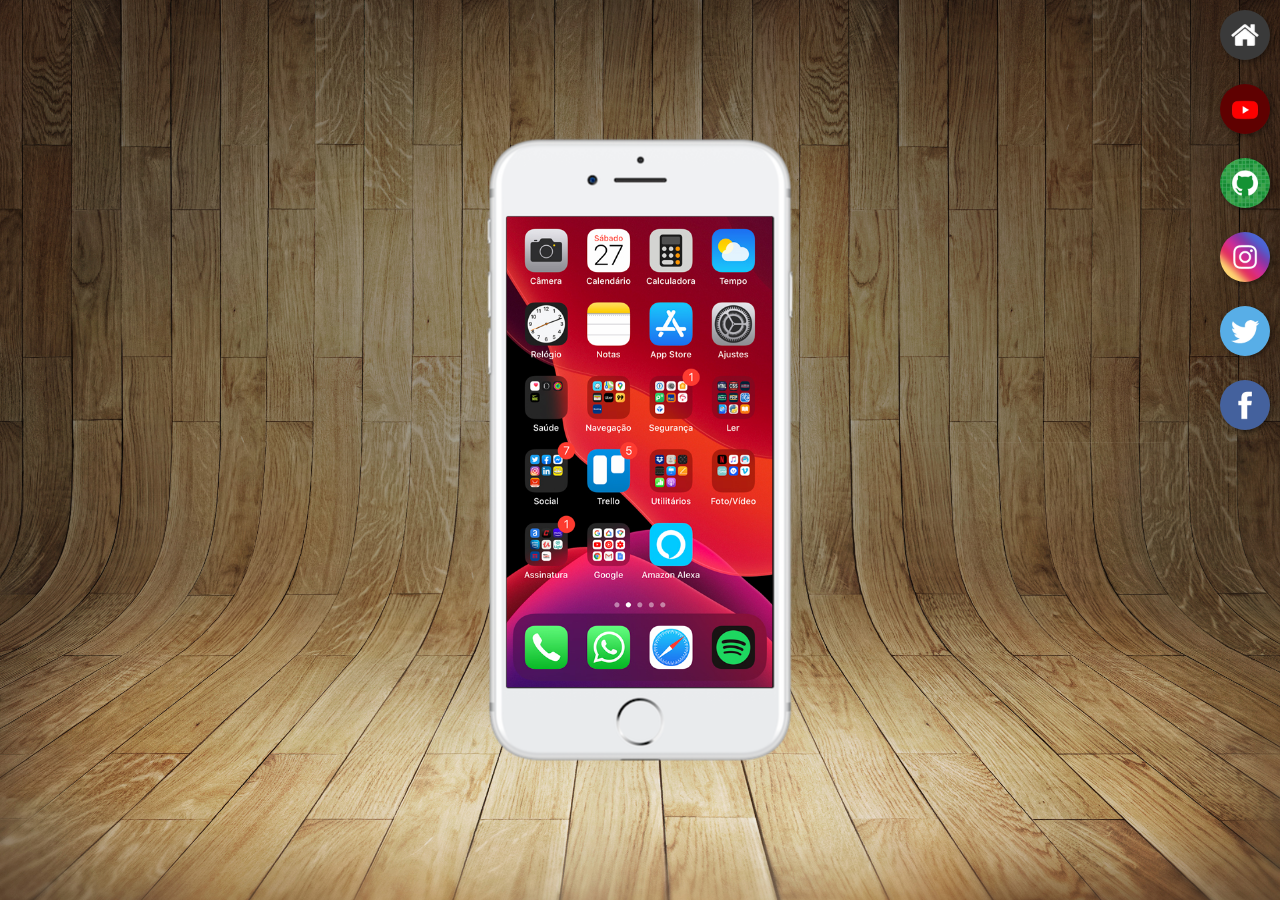
<file: index.html>
<!DOCTYPE html>
<html lang="pt-br">
<head>
    <meta charset="UTF-8">
    <meta name="viewport" content="width=device-width, initial-scale=1.0">
    <title>Projeto Redes Sociais</title>
    <link rel="shortcut icon" href="favicon.ico" type="image/x-icon">
    <link rel="stylesheet" href="estilos/style.css">
</head>
<body>
    <main>
        <section id="telefone">
         <iframe src="home.html" name="tela" id="tela" frameborder="0"></iframe>
        </section>
        <section id="redes-sociais">
           <a href="home.html" target="tela"><img src="imagens/logo-home.jpg" alt="Home"></a><br>
           <a href="youtube.html" target="tela"><img src="imagens/logo-youtube.jpg" alt="YouTube"></a><br>
           <a href="github.html" target="tela"><img src="imagens/logo-github.jpg" alt="GitHub"></a><br>
           <a href="Instagram.html" target="tela"><img src="imagens/logo-instagram.jpg" alt="Instagram"></a><br>
           <a href="twitter.html" target="tela"><img src="imagens/logo-twitter.jpg" alt="twitter"></a><br>
           <a href="facebook.html" target="tela"><img src="imagens/logo-facebook.jpg" alt="Facebook"></a>
        </section>
    </main>
</body>
</html>
</file>
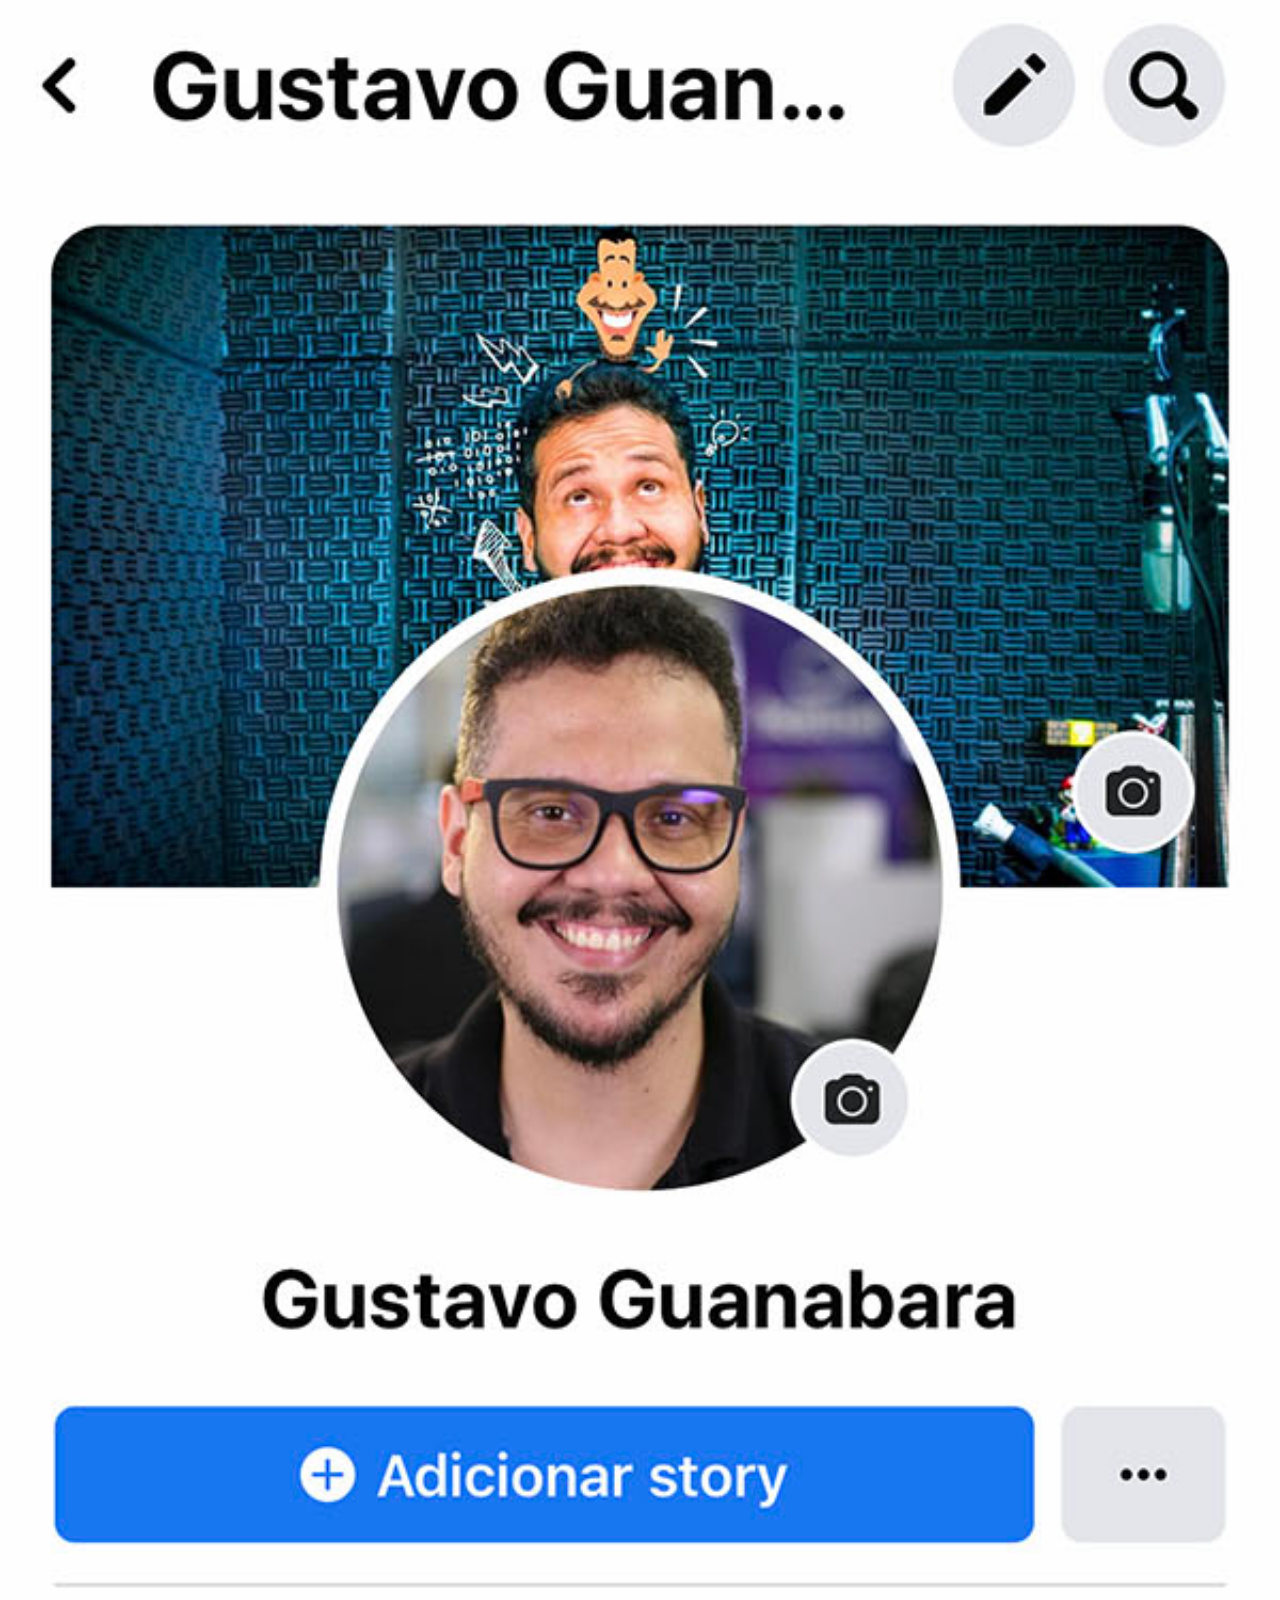
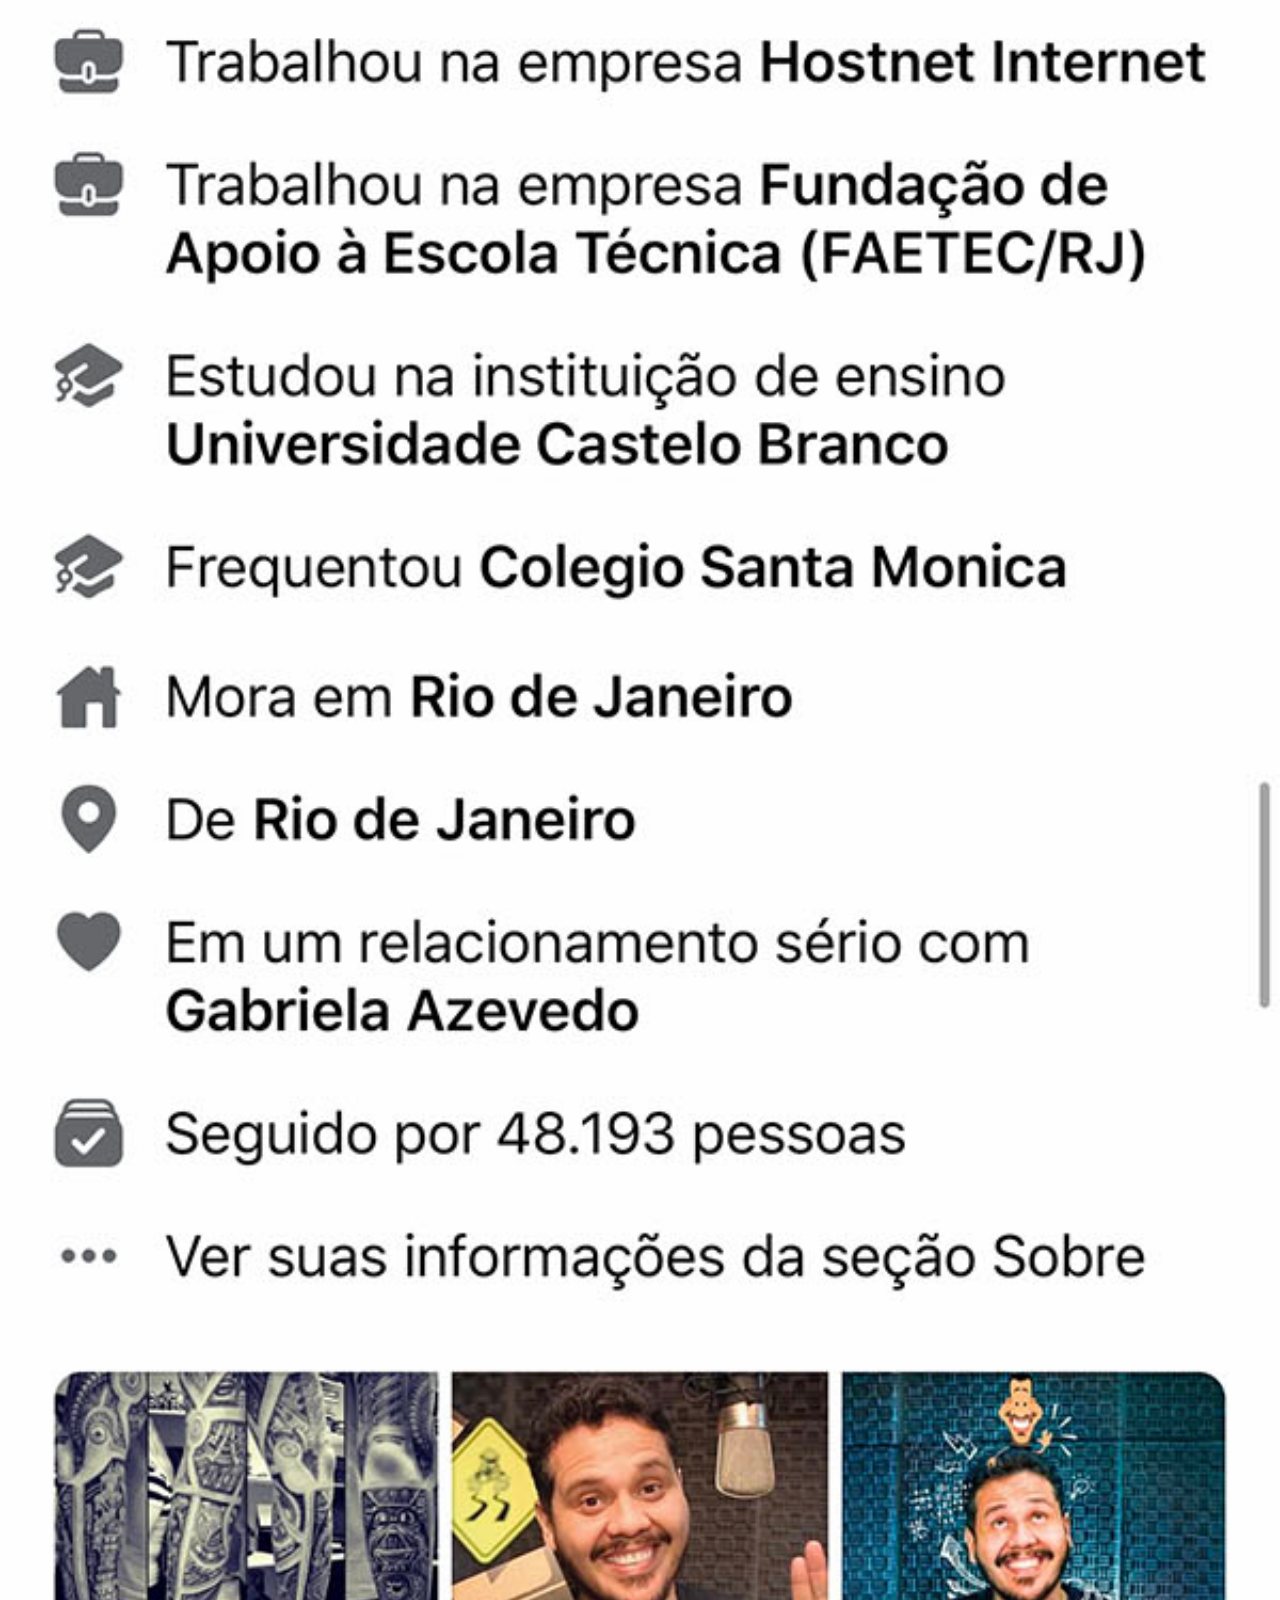
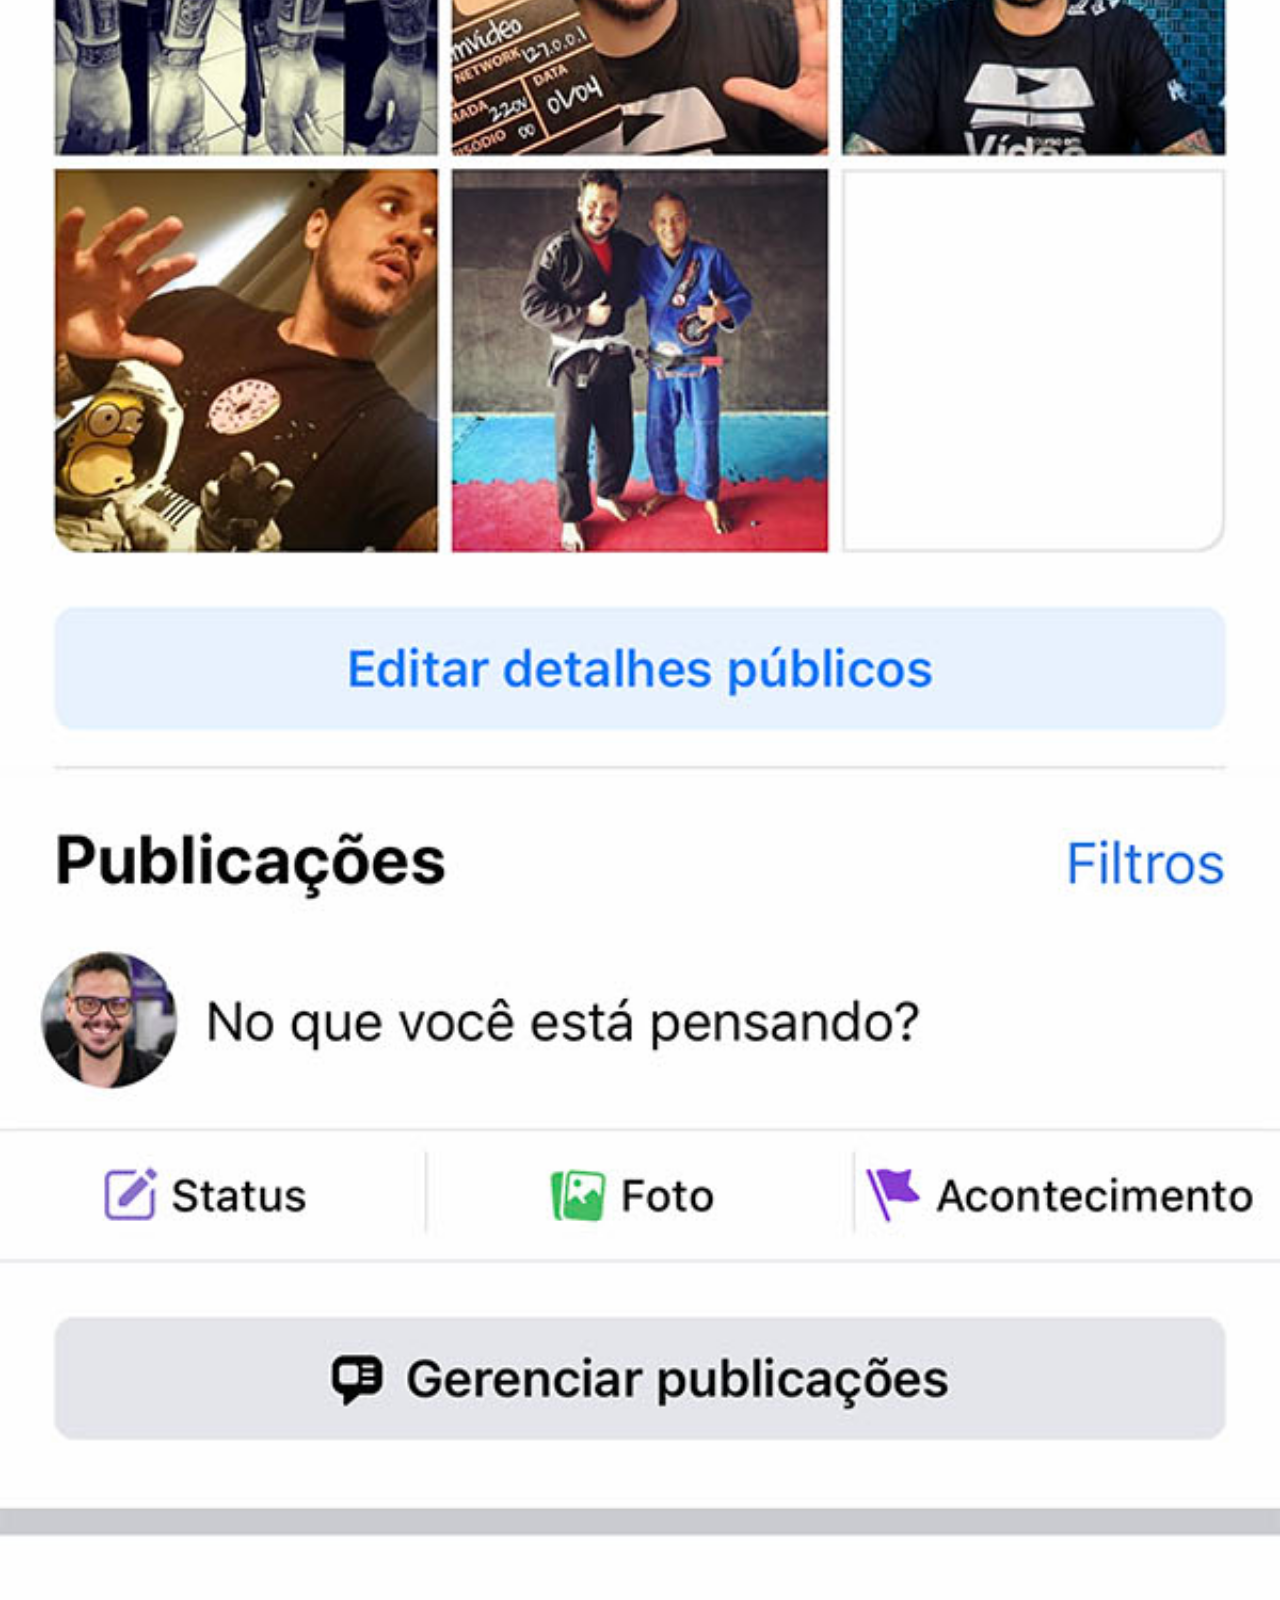
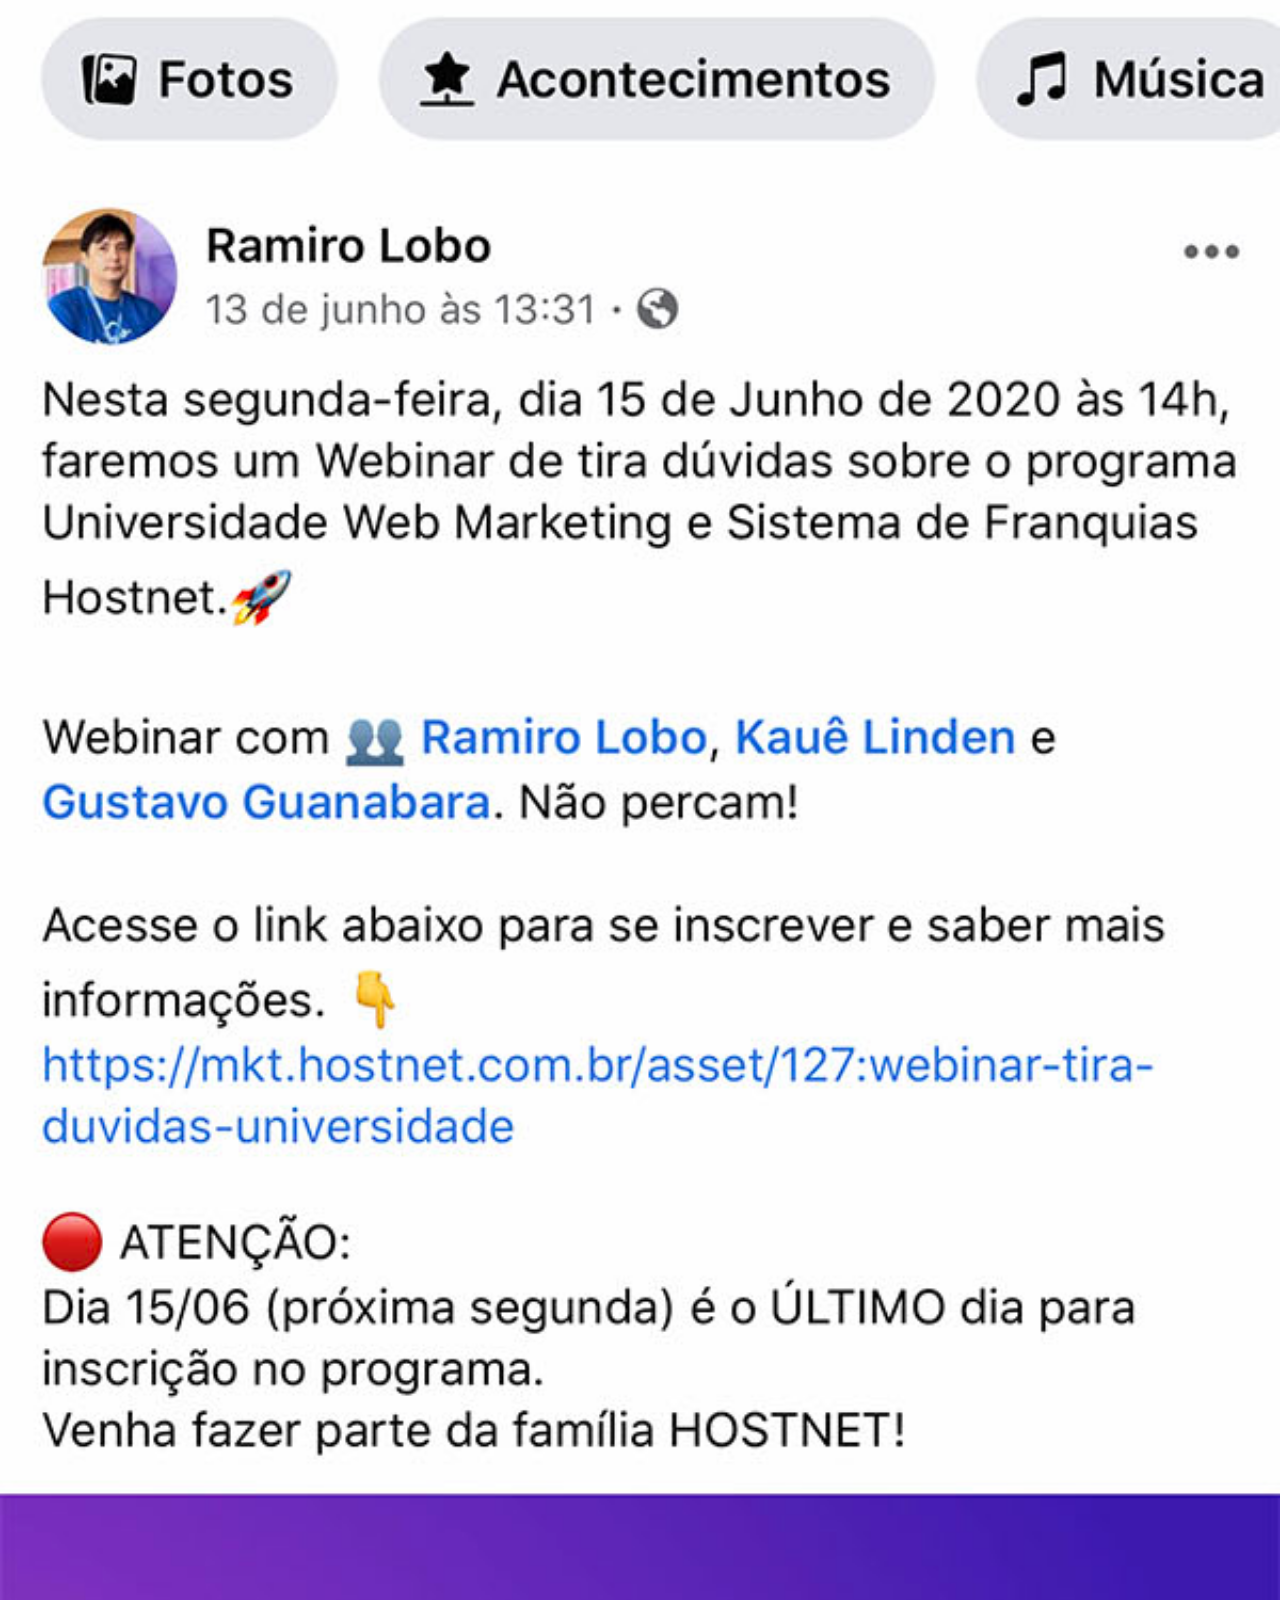
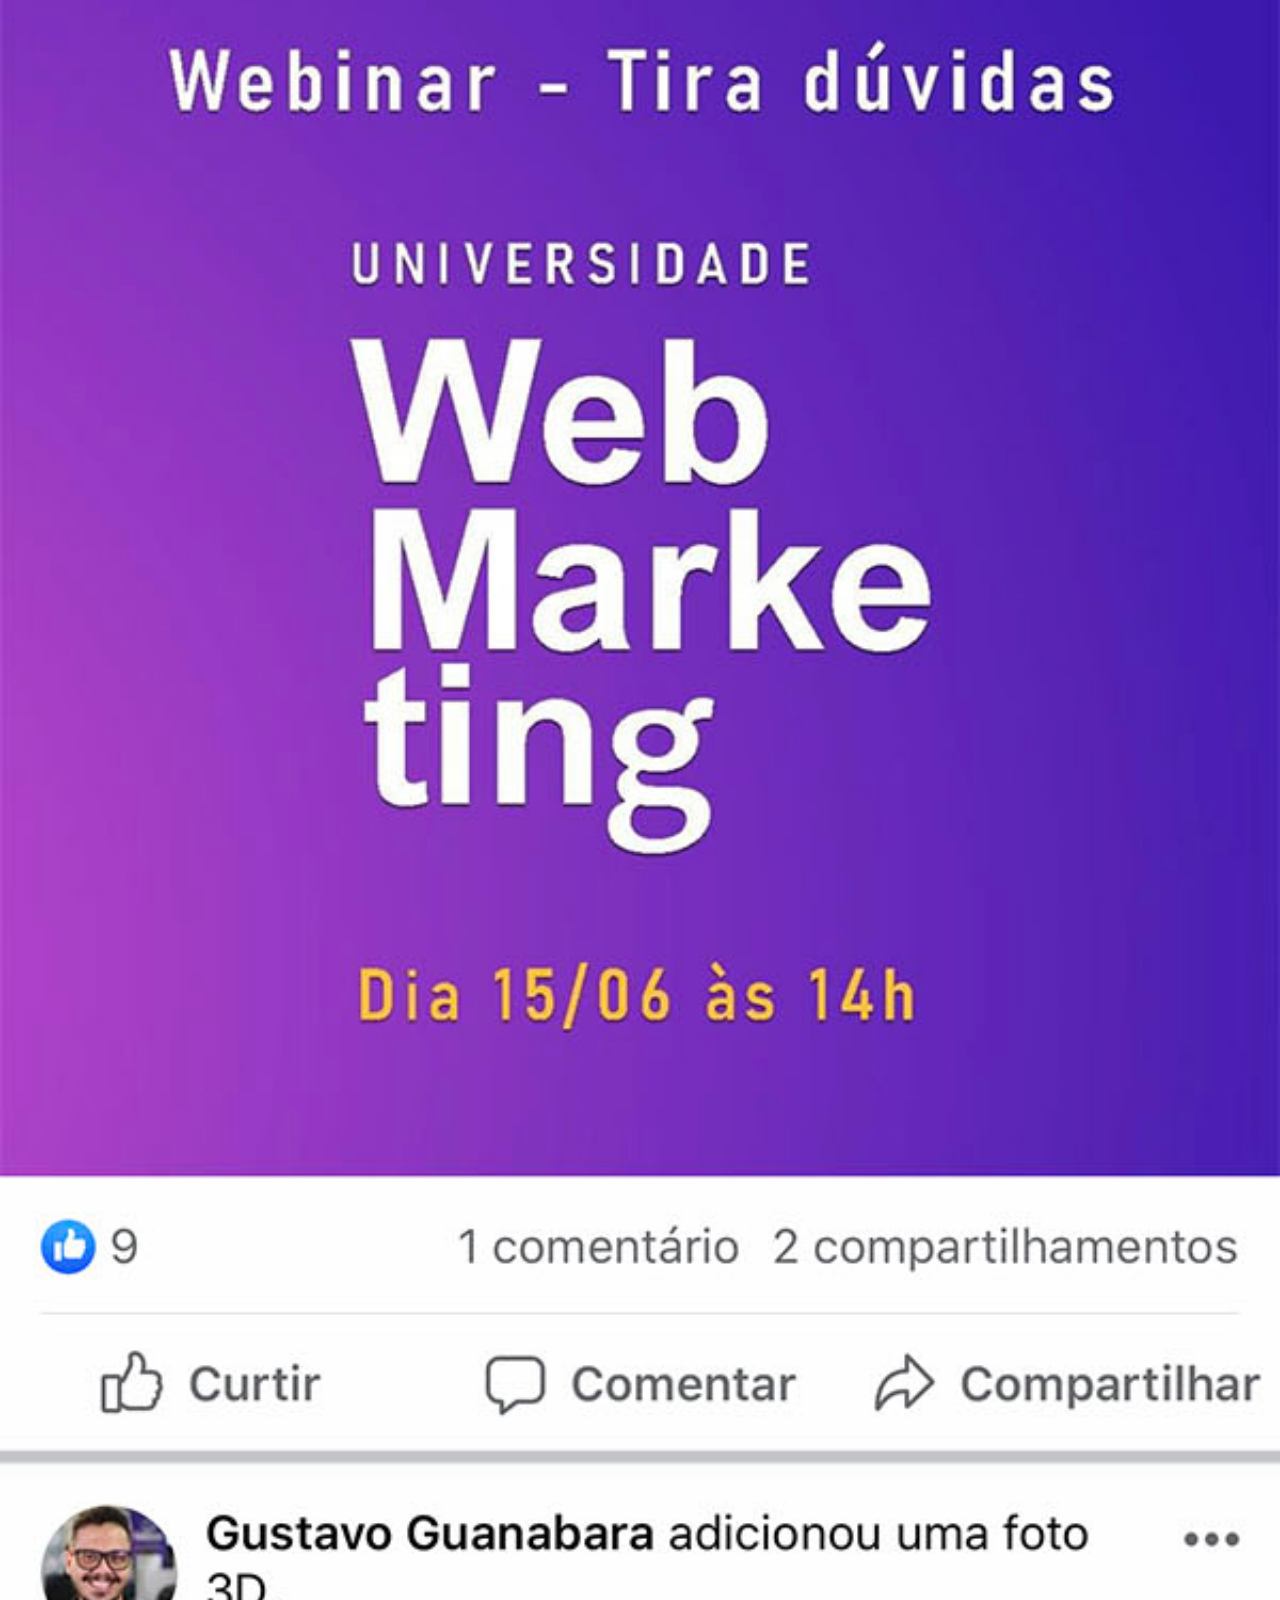
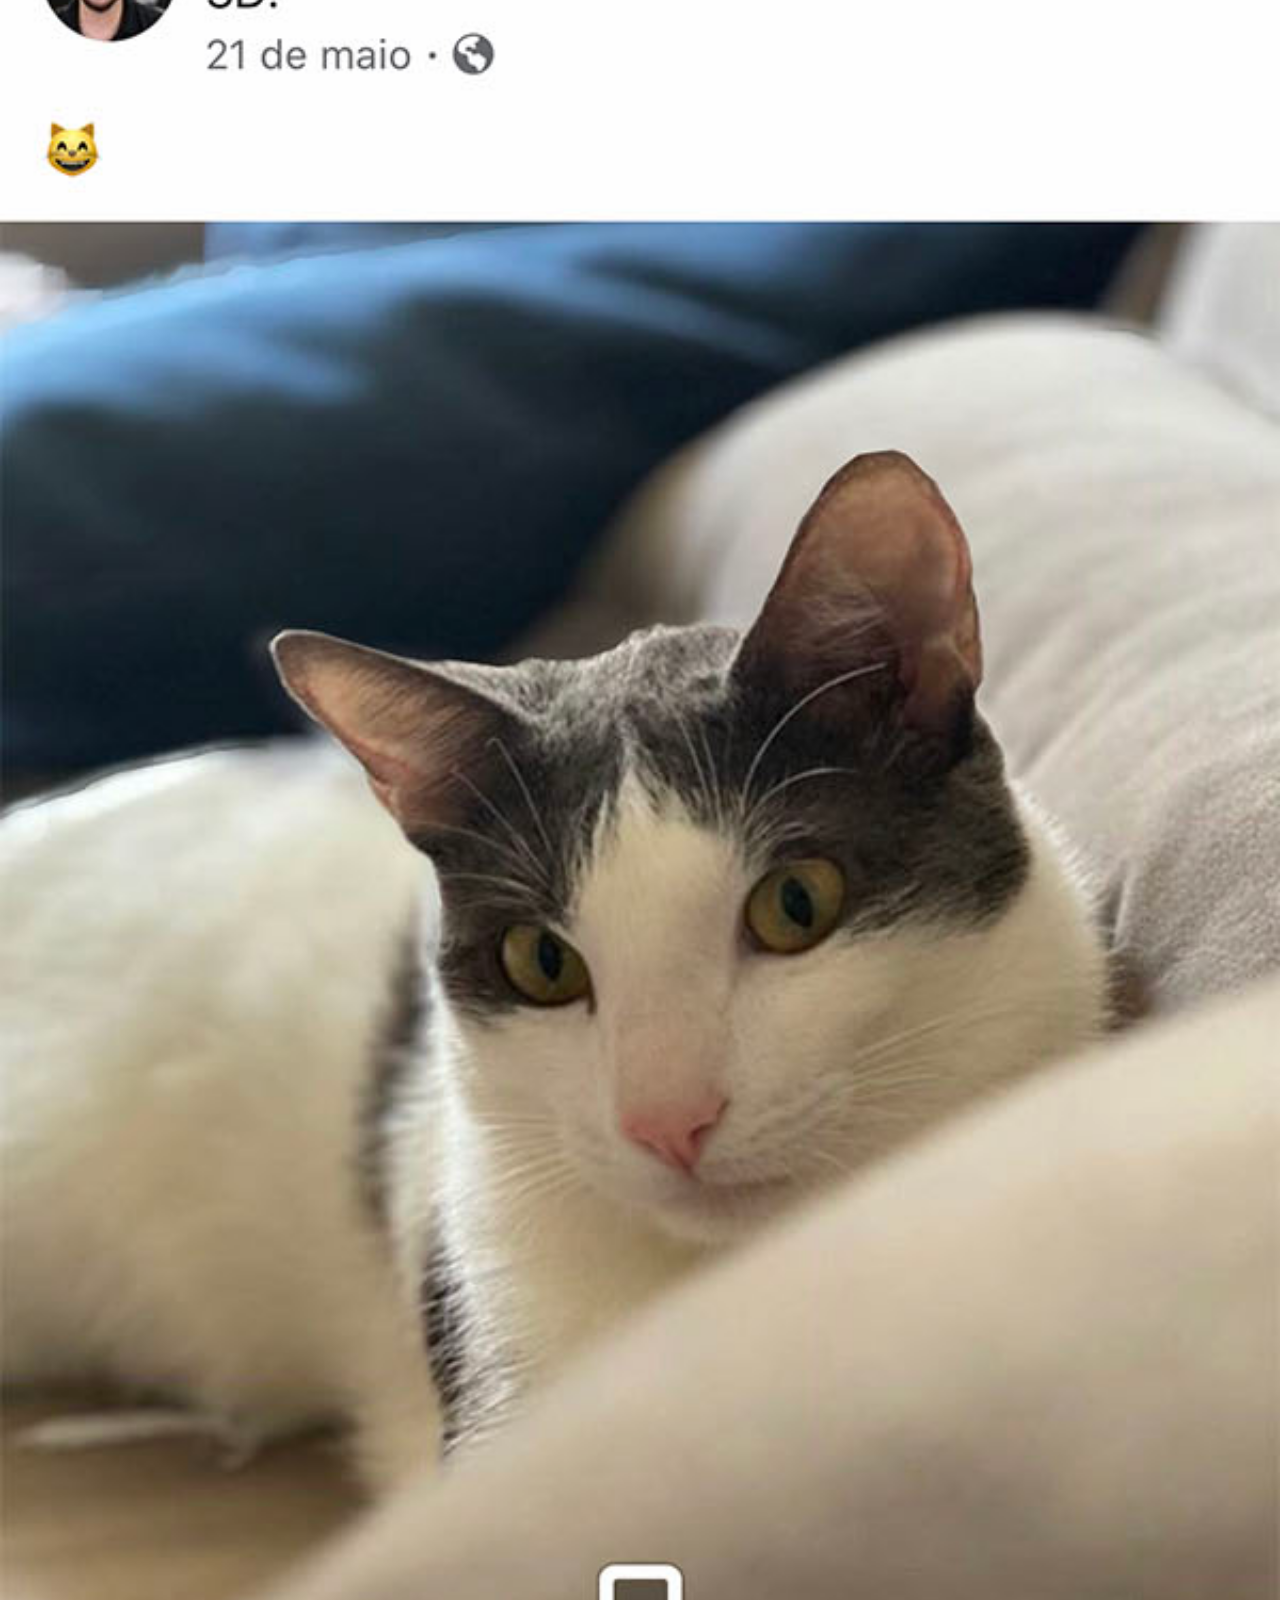
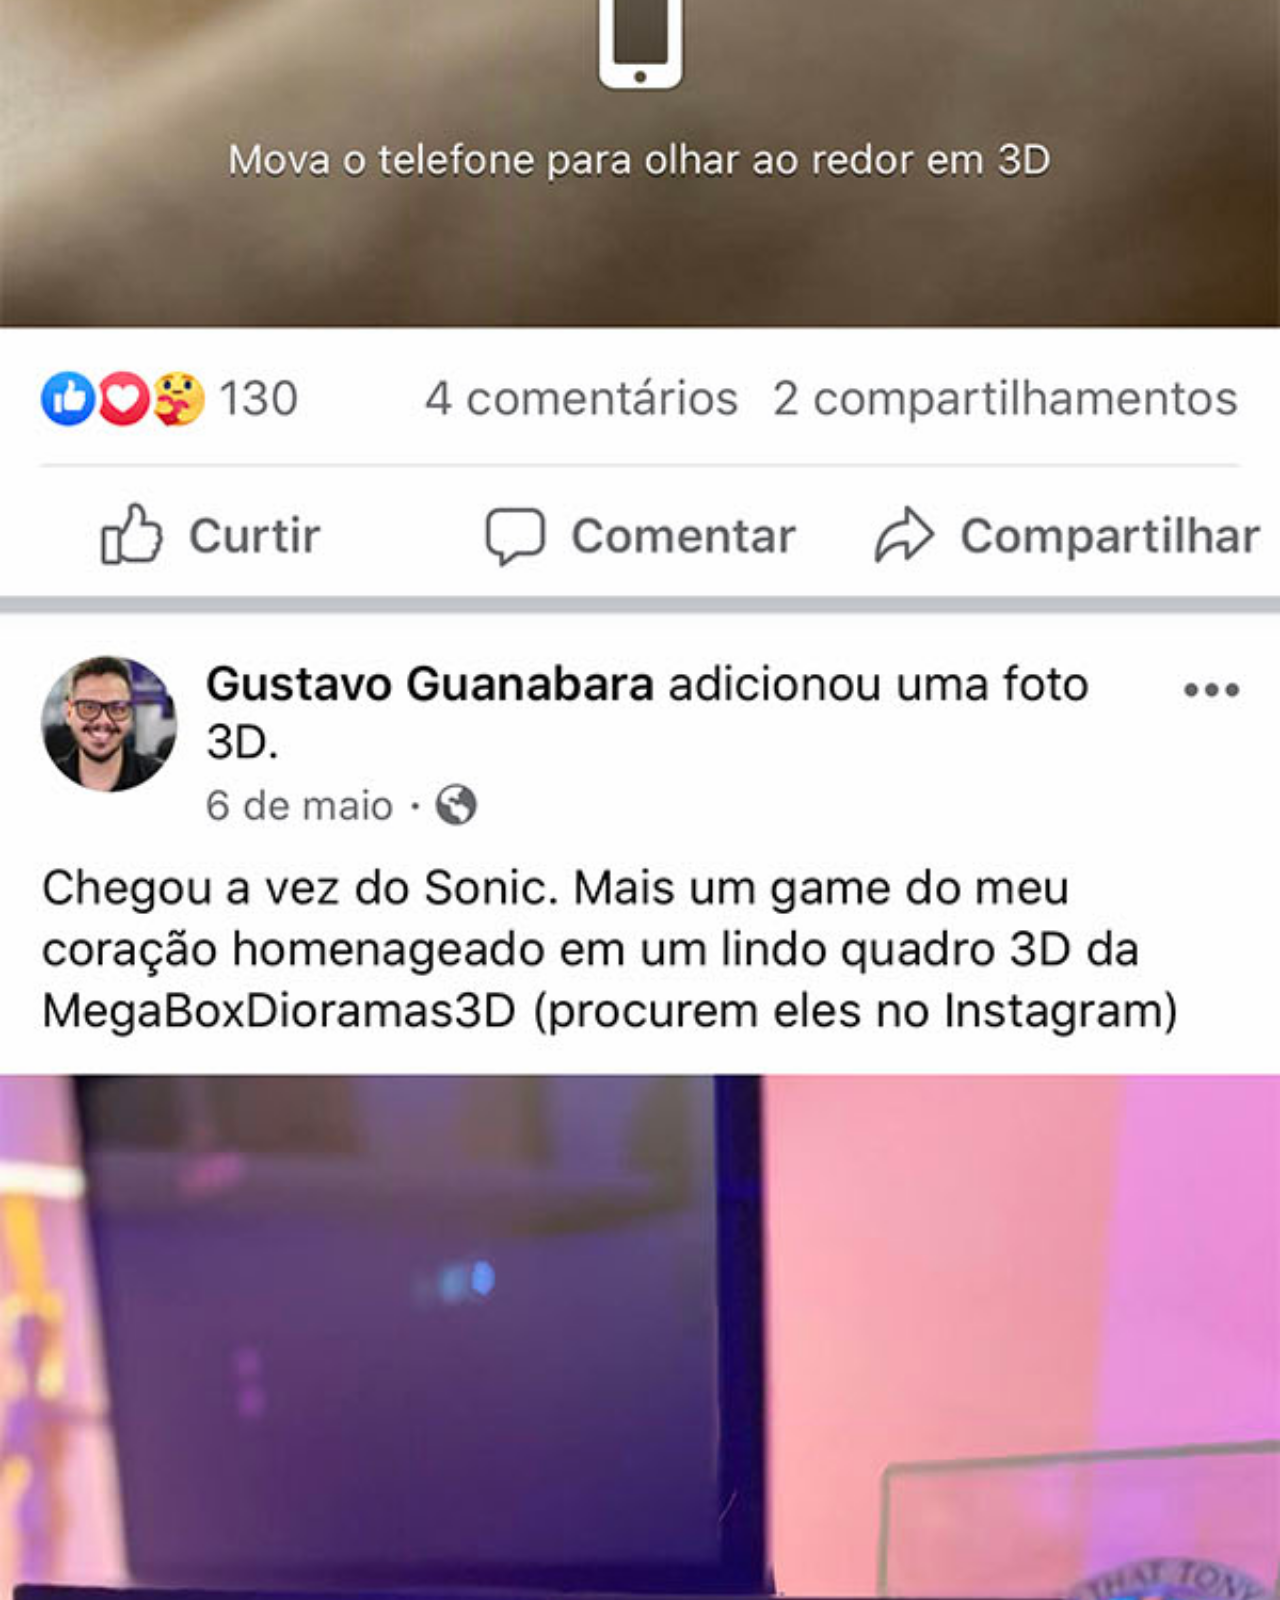
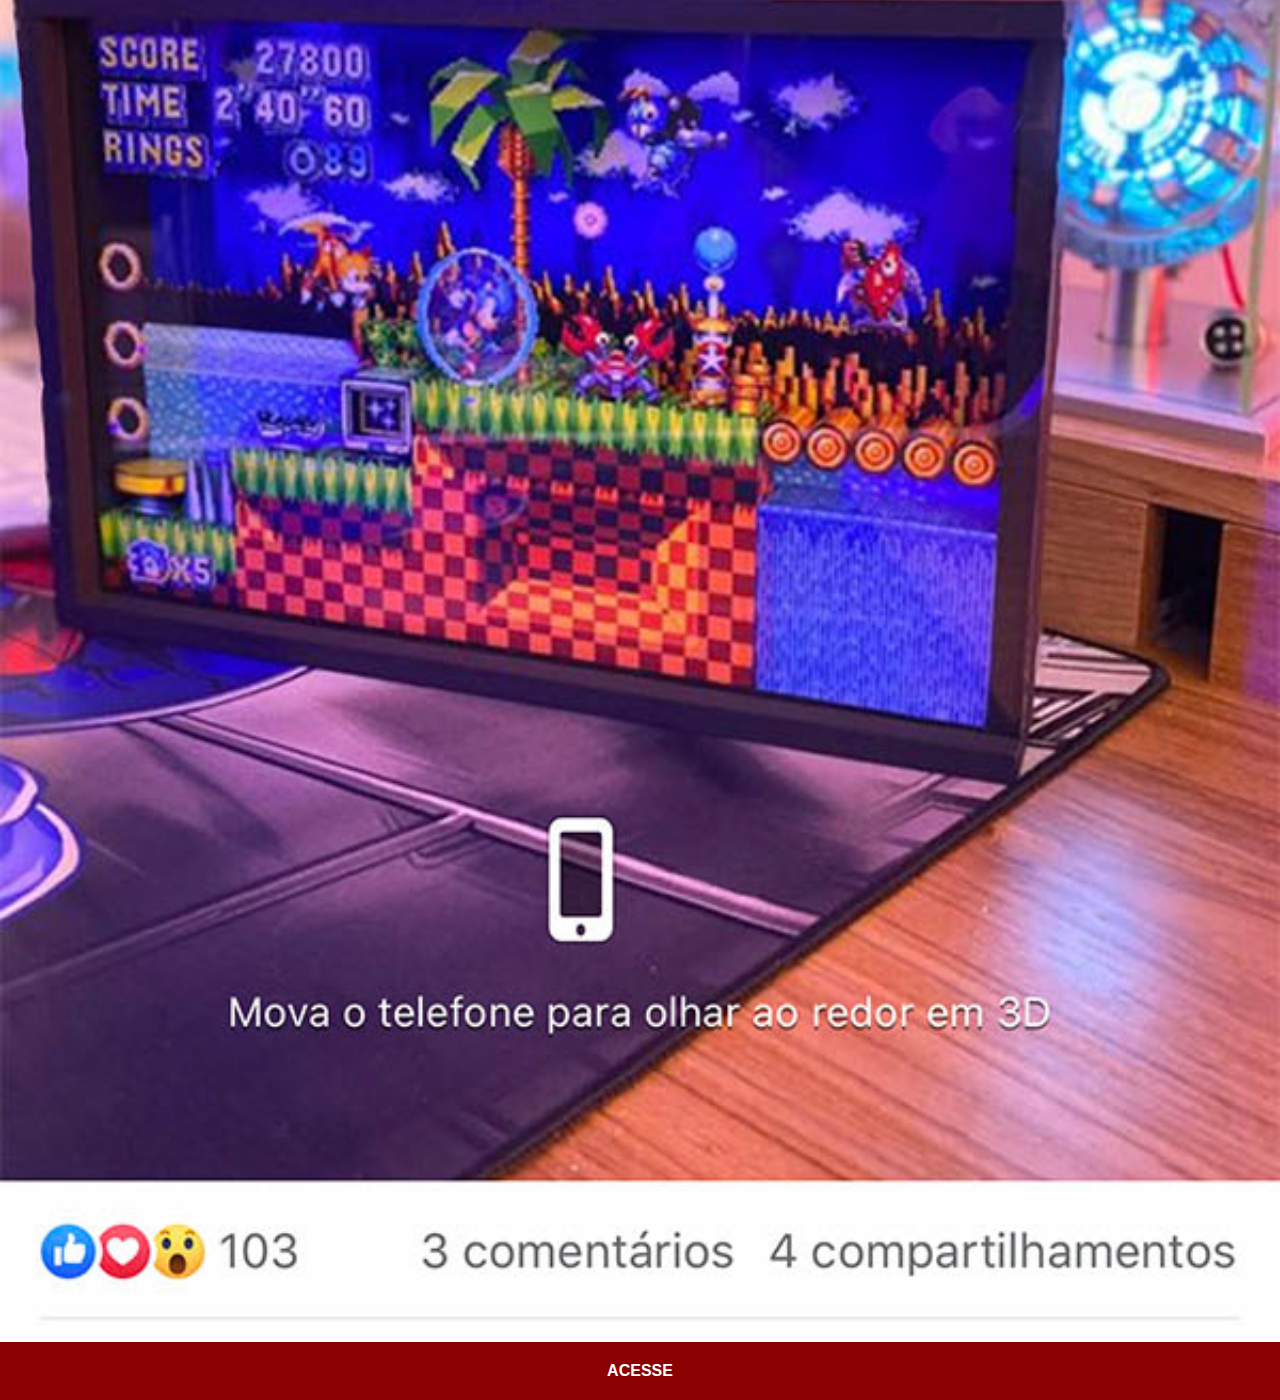
<file: facebook.html>
<!DOCTYPE html>
<html lang="pt-br">
<head>
    <meta charset="UTF-8">
    <meta name="viewport" content="width=device-width, initial-scale=1.0">
    <title>Facebook</title>
    <link rel="stylesheet" href="estilos/social.css">
</head>
<body>
    <img src="imagens/tela-facebook.jpg" alt="">
    <a href="https://www.facebook.com/gustavoguanabara/?locale=pt_BR">ACESSE</a>
</body>
</html>
</file>
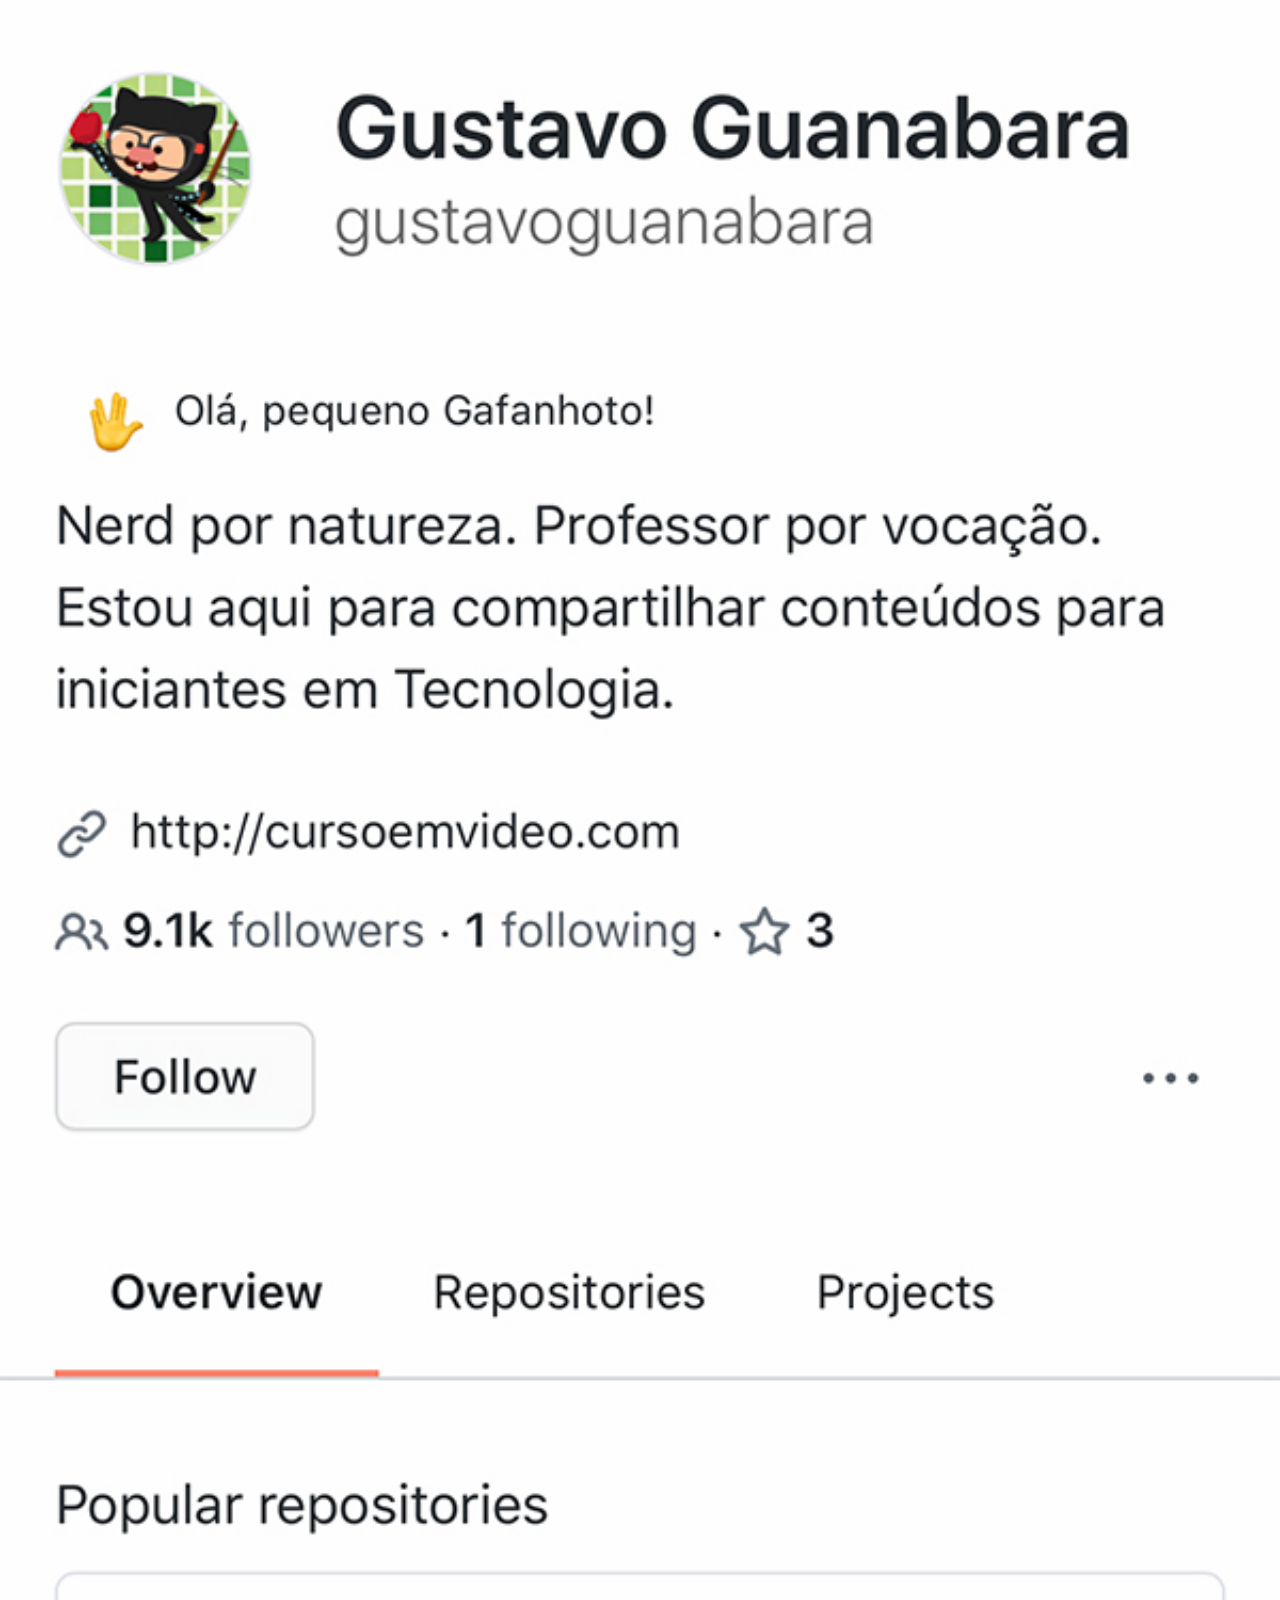
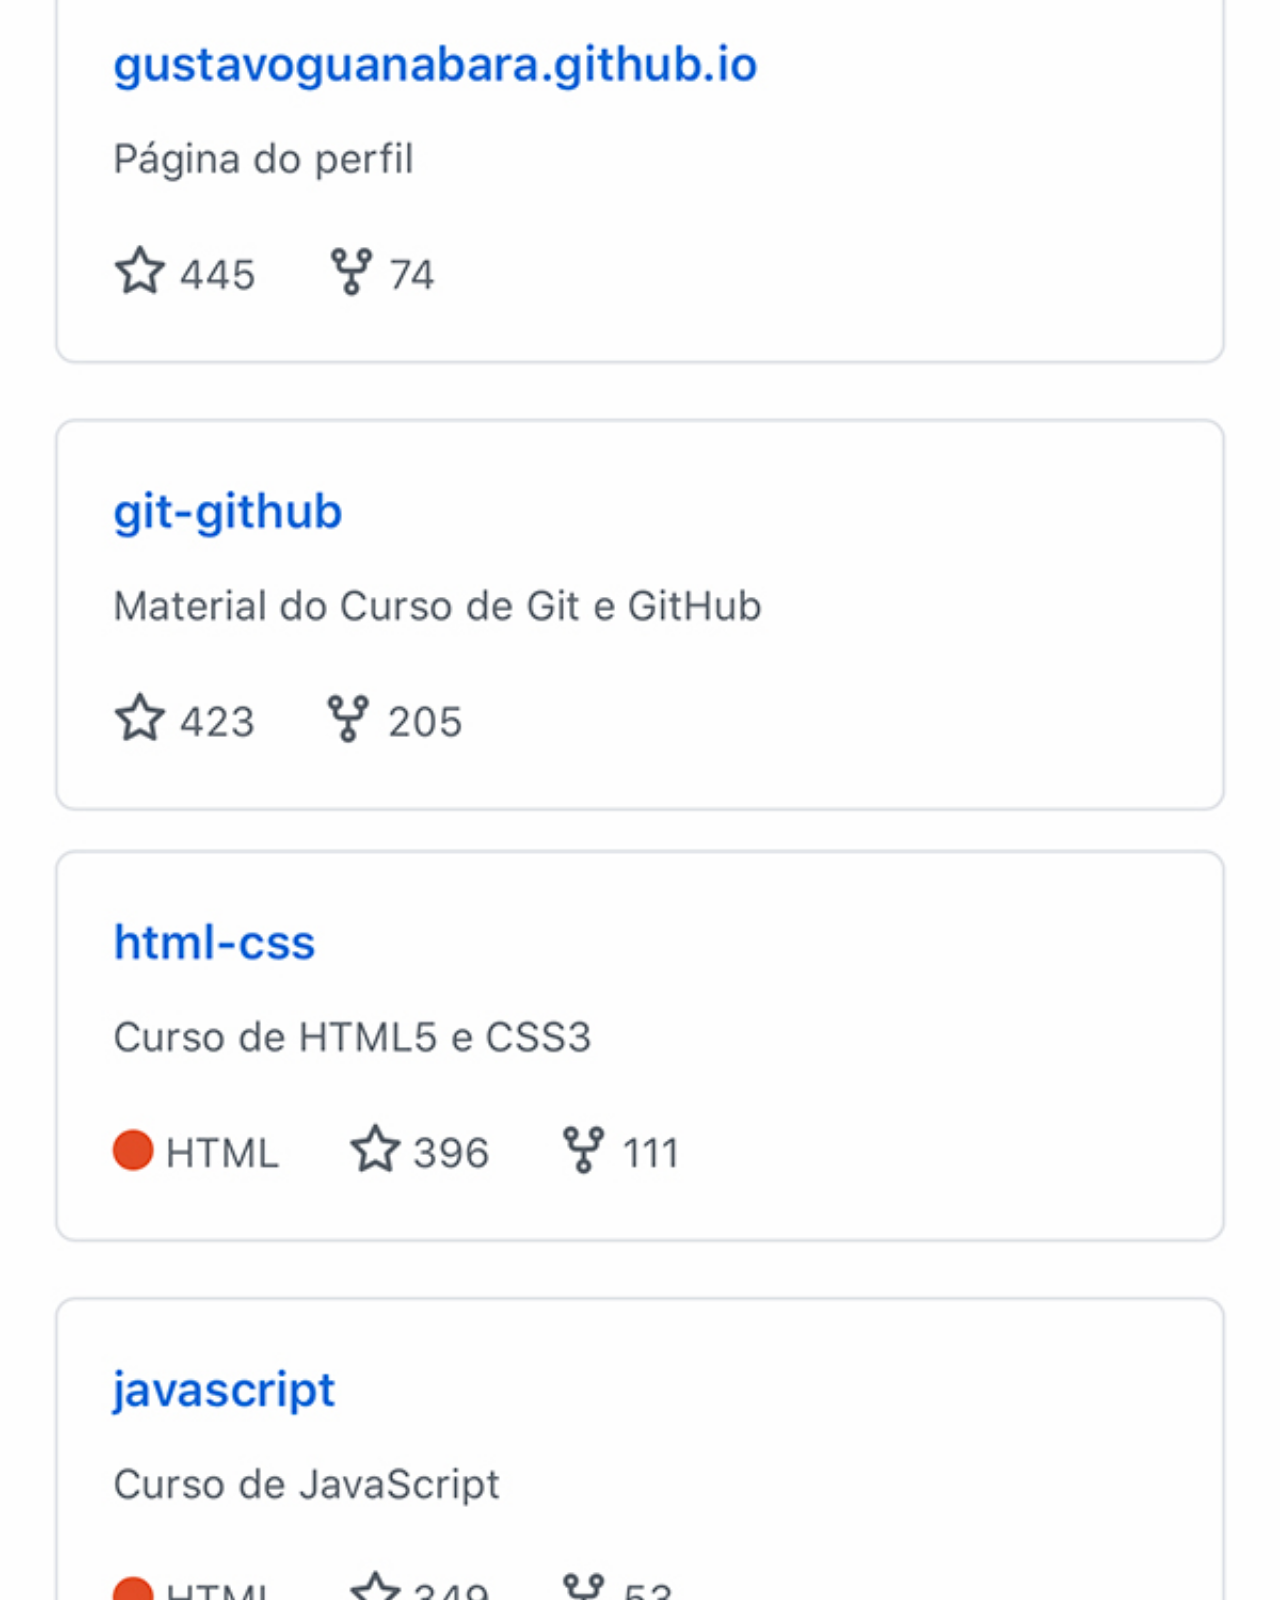
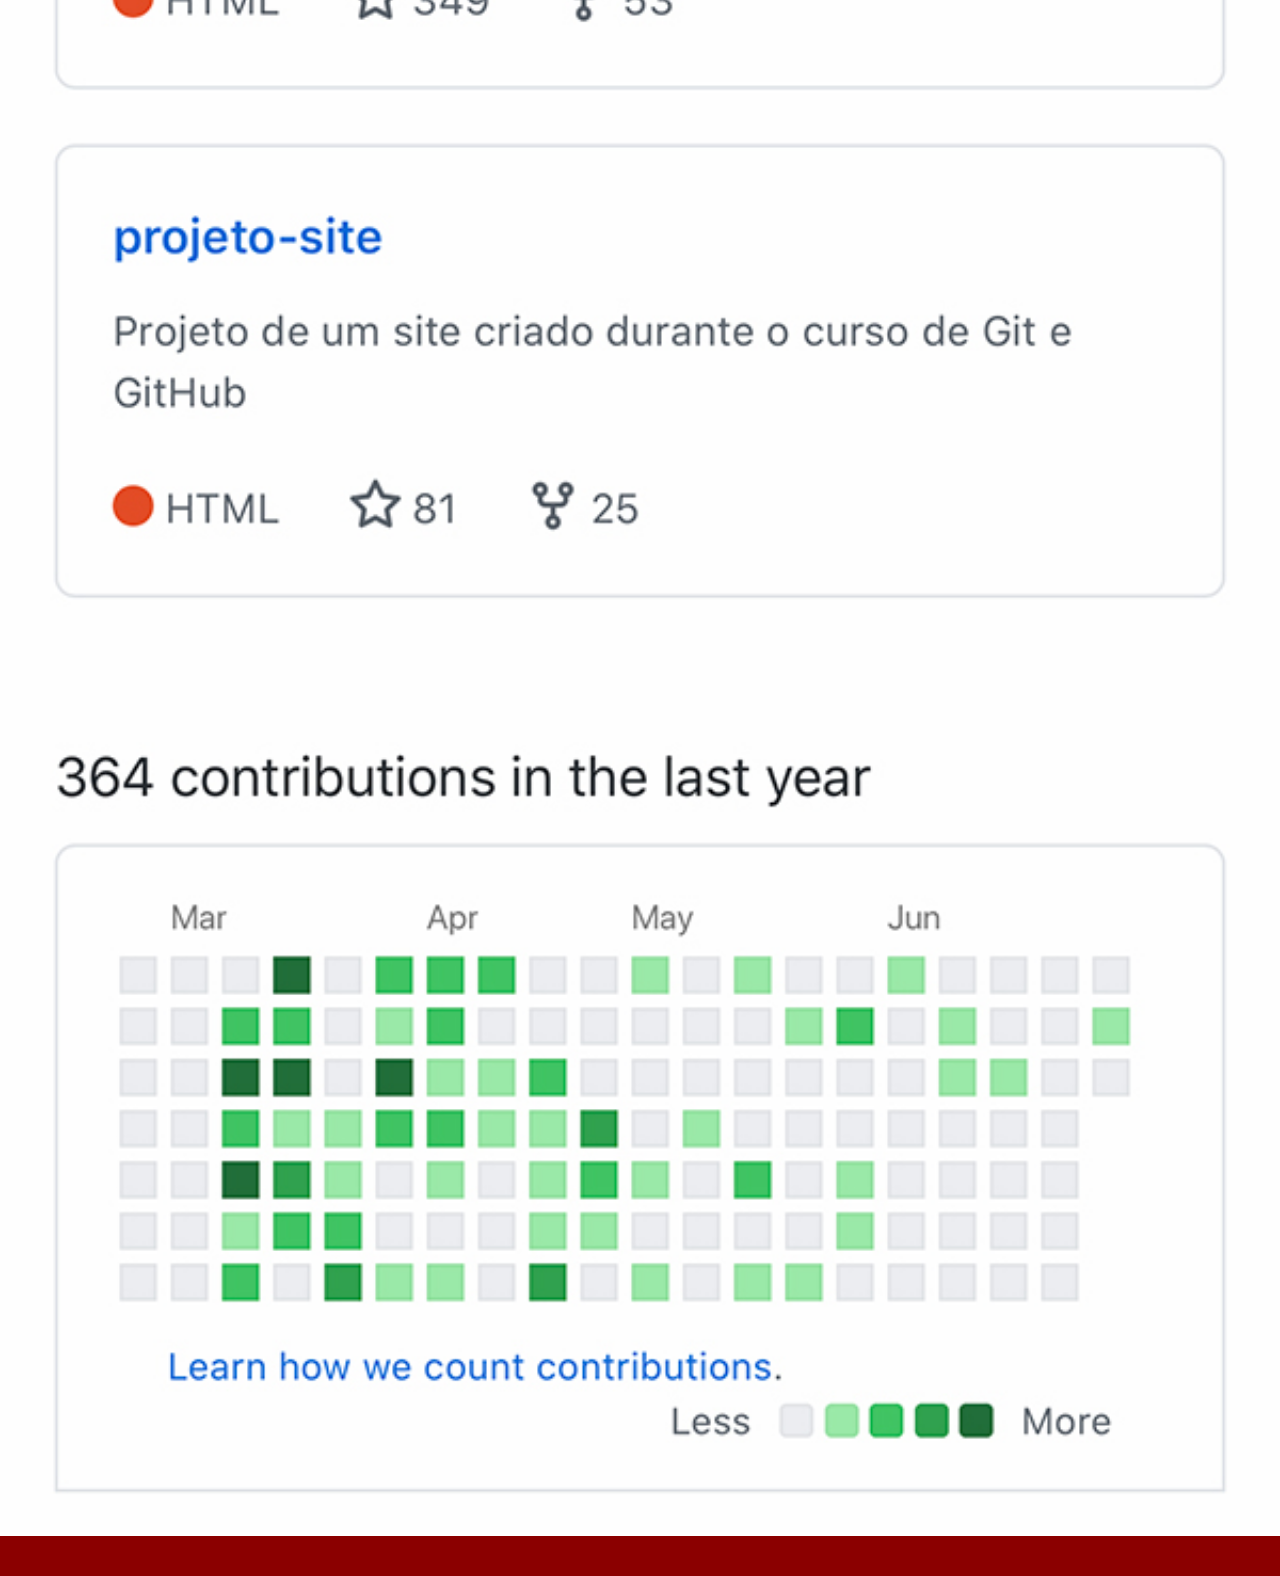
<file: github.html>
<!DOCTYPE html>
<html lang="en">
<head>
    <meta charset="UTF-8">
    <meta name="viewport" content="width=device-width, initial-scale=1.0">
    <title>GitHub</title>
    <link rel="stylesheet" href="estilos/social.css">
</head>
<body>
    <img src="imagens/tela-github.jpg" alt="">
    <a href="https://github.com/gustavoguanabara"></a>
</body>
</html>
</file>
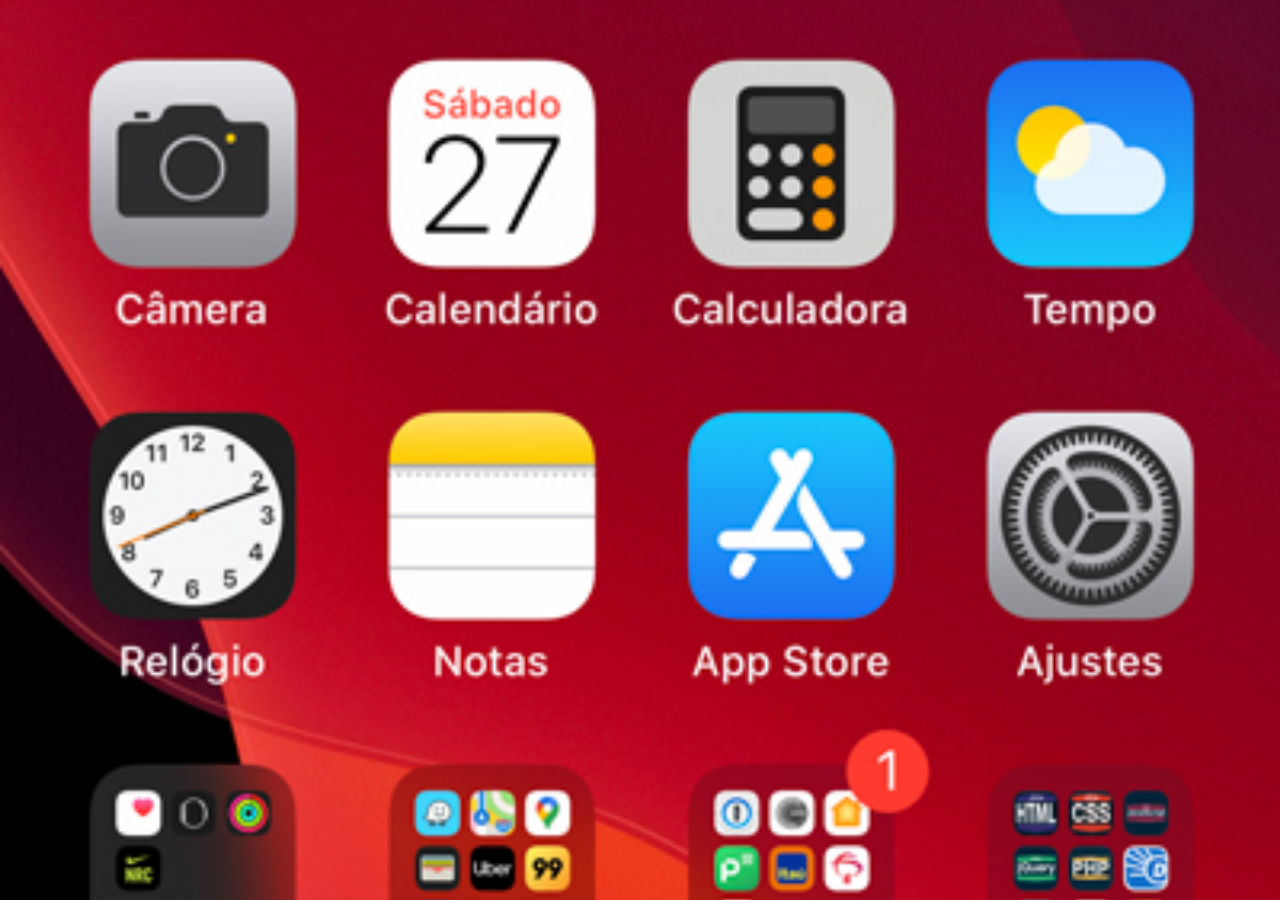
<file: home.html>
<!DOCTYPE html>
<html lang="pt-br">
<head>
    <meta charset="UTF-8">
    <meta name="viewport" content="width=device-width, initial-scale=1.0">
    <title>Home</title>
</head>
   <style>
    *{
        margin: 0px;
        padding: 0px;
    }
    
    body{
        width: 100vw;
        height: 100vh;
        background:black url("imagens/tela-home.jpg") no-repeat top center ;
        background-size: cover;
    }
   </style>
<body>
    
</body>
</html>
</file>
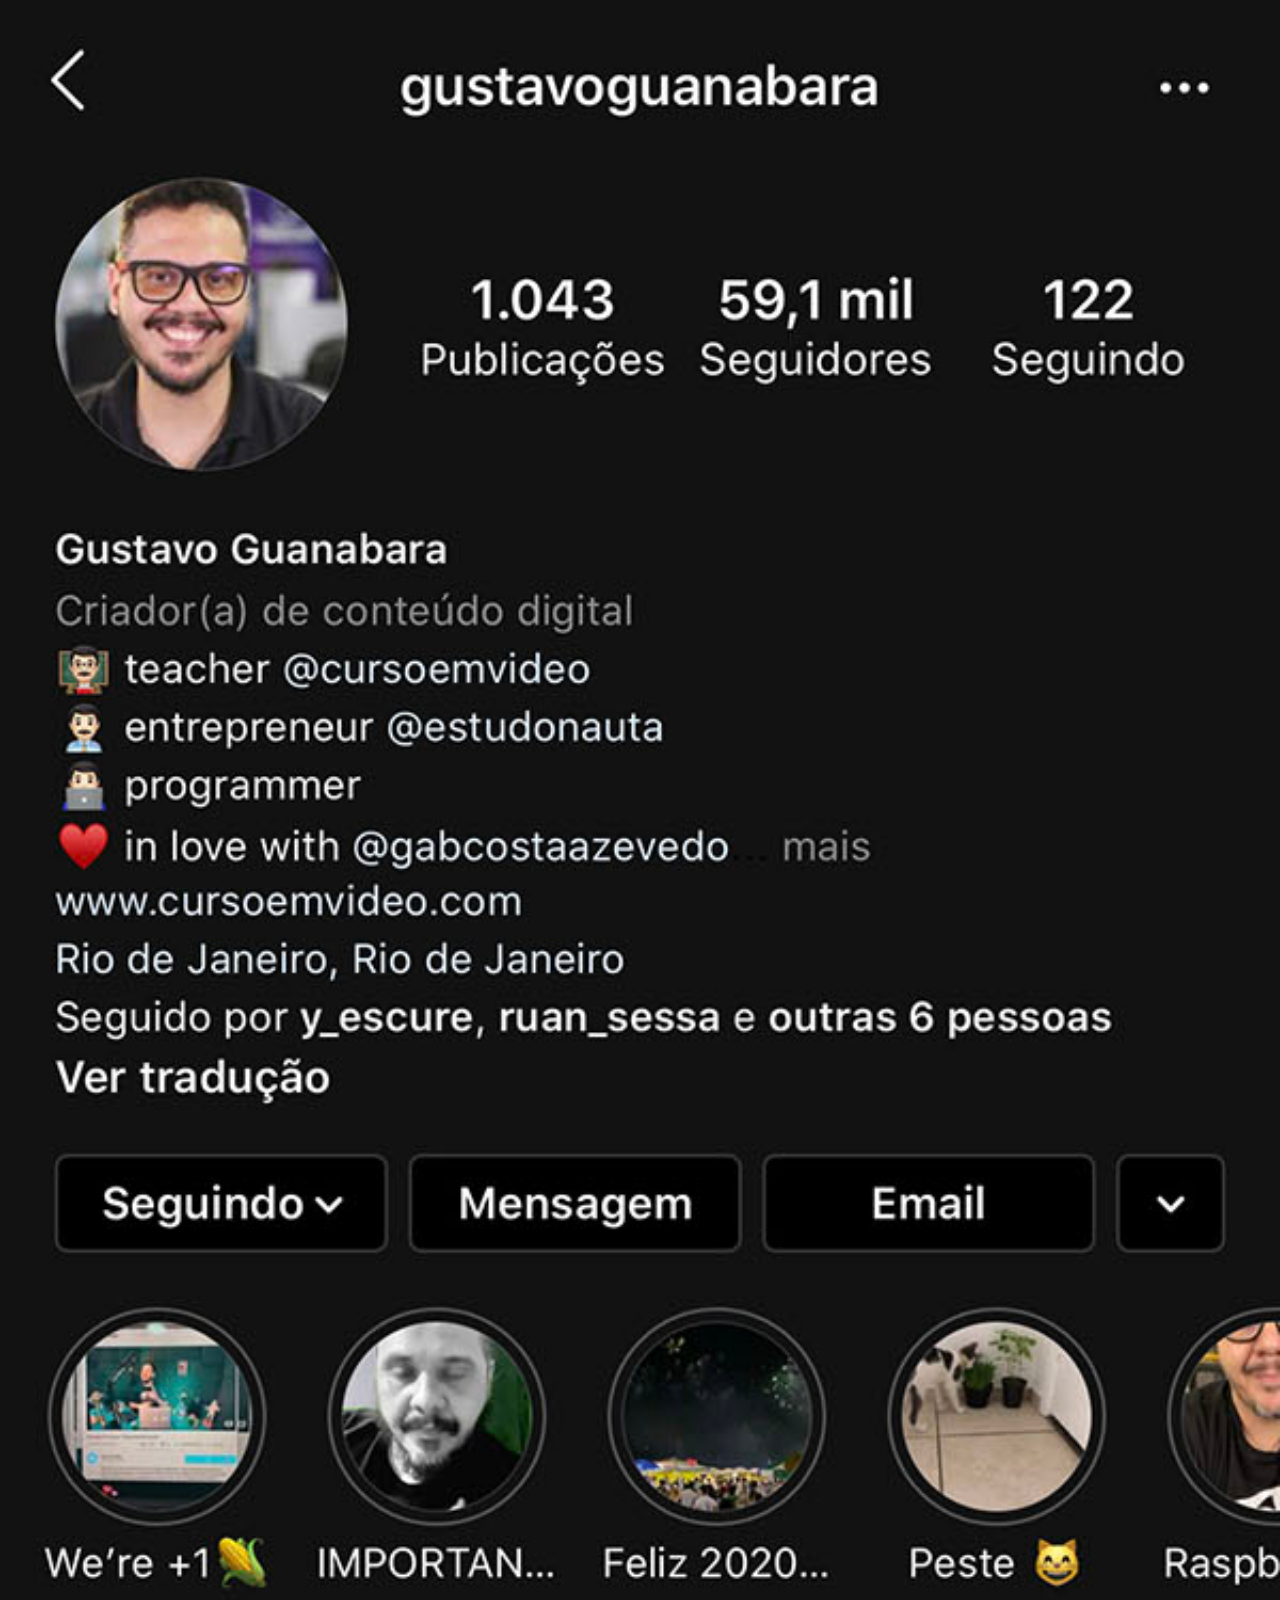
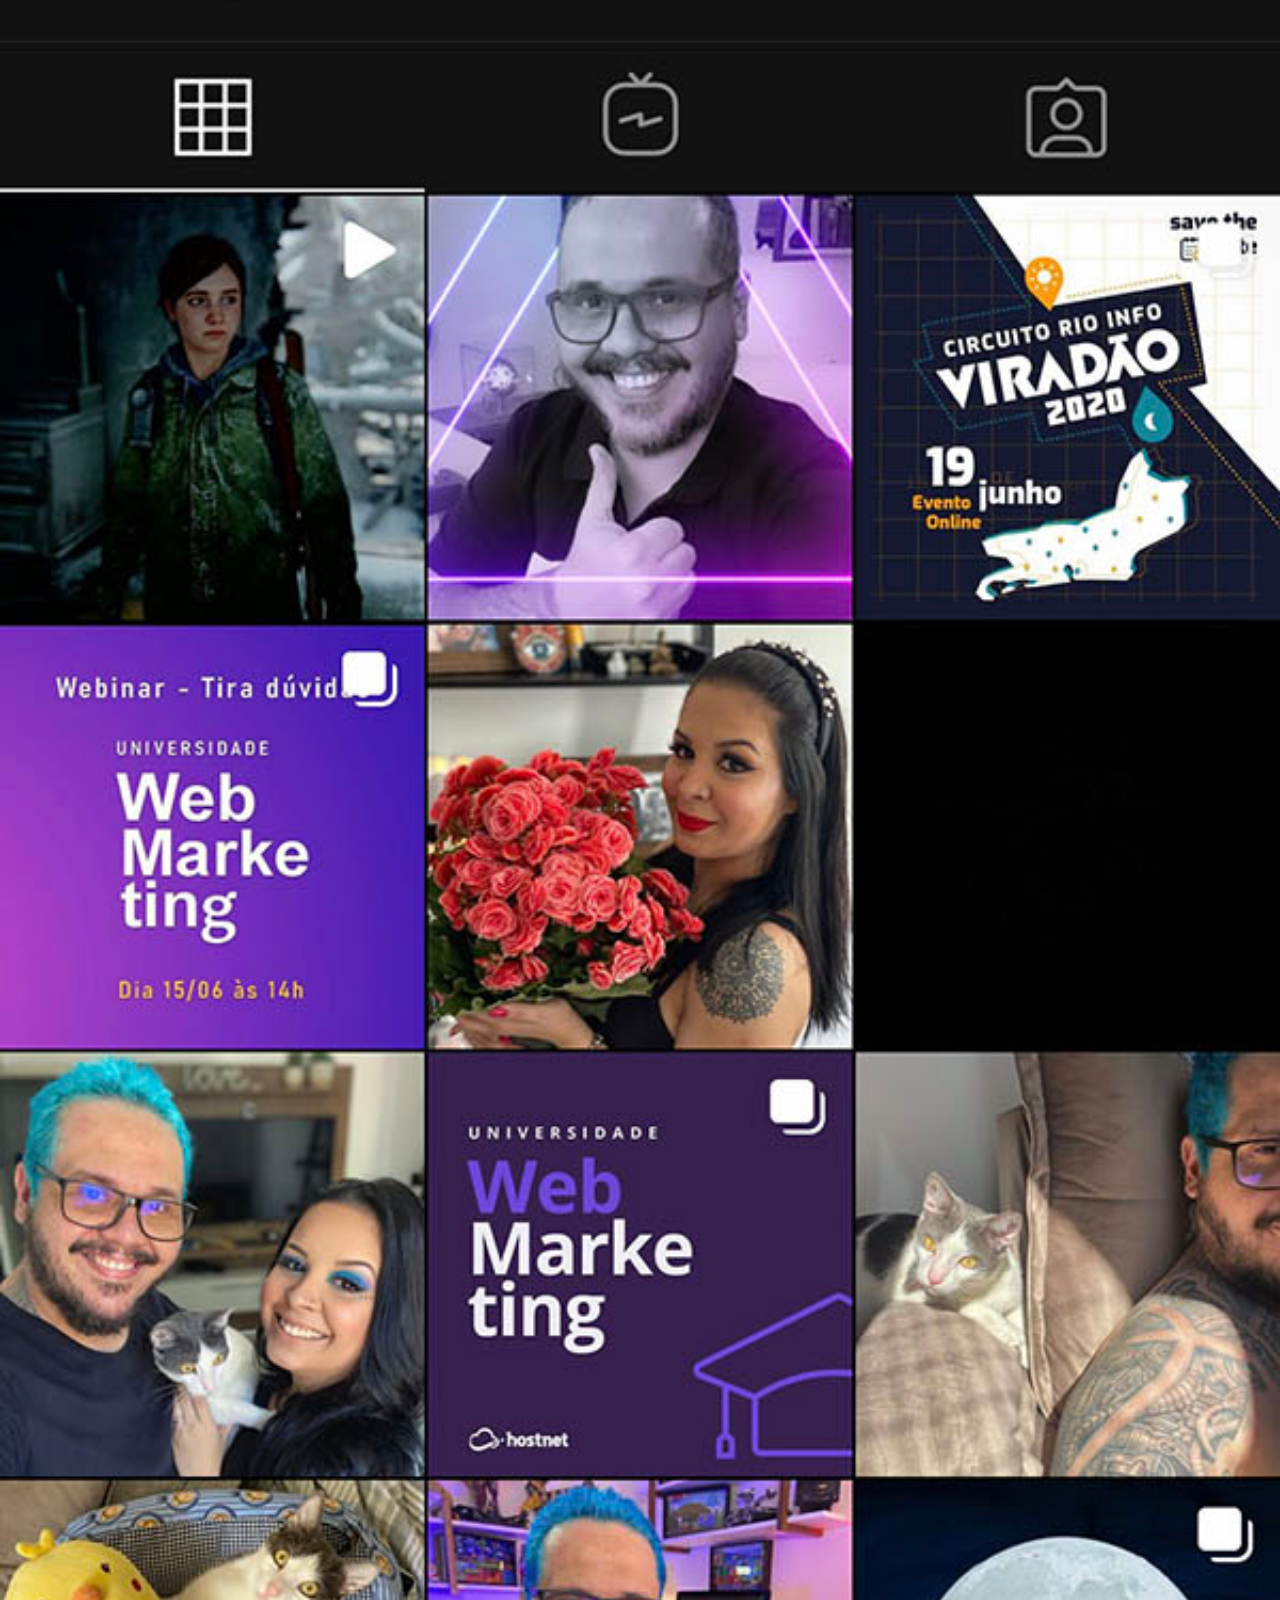
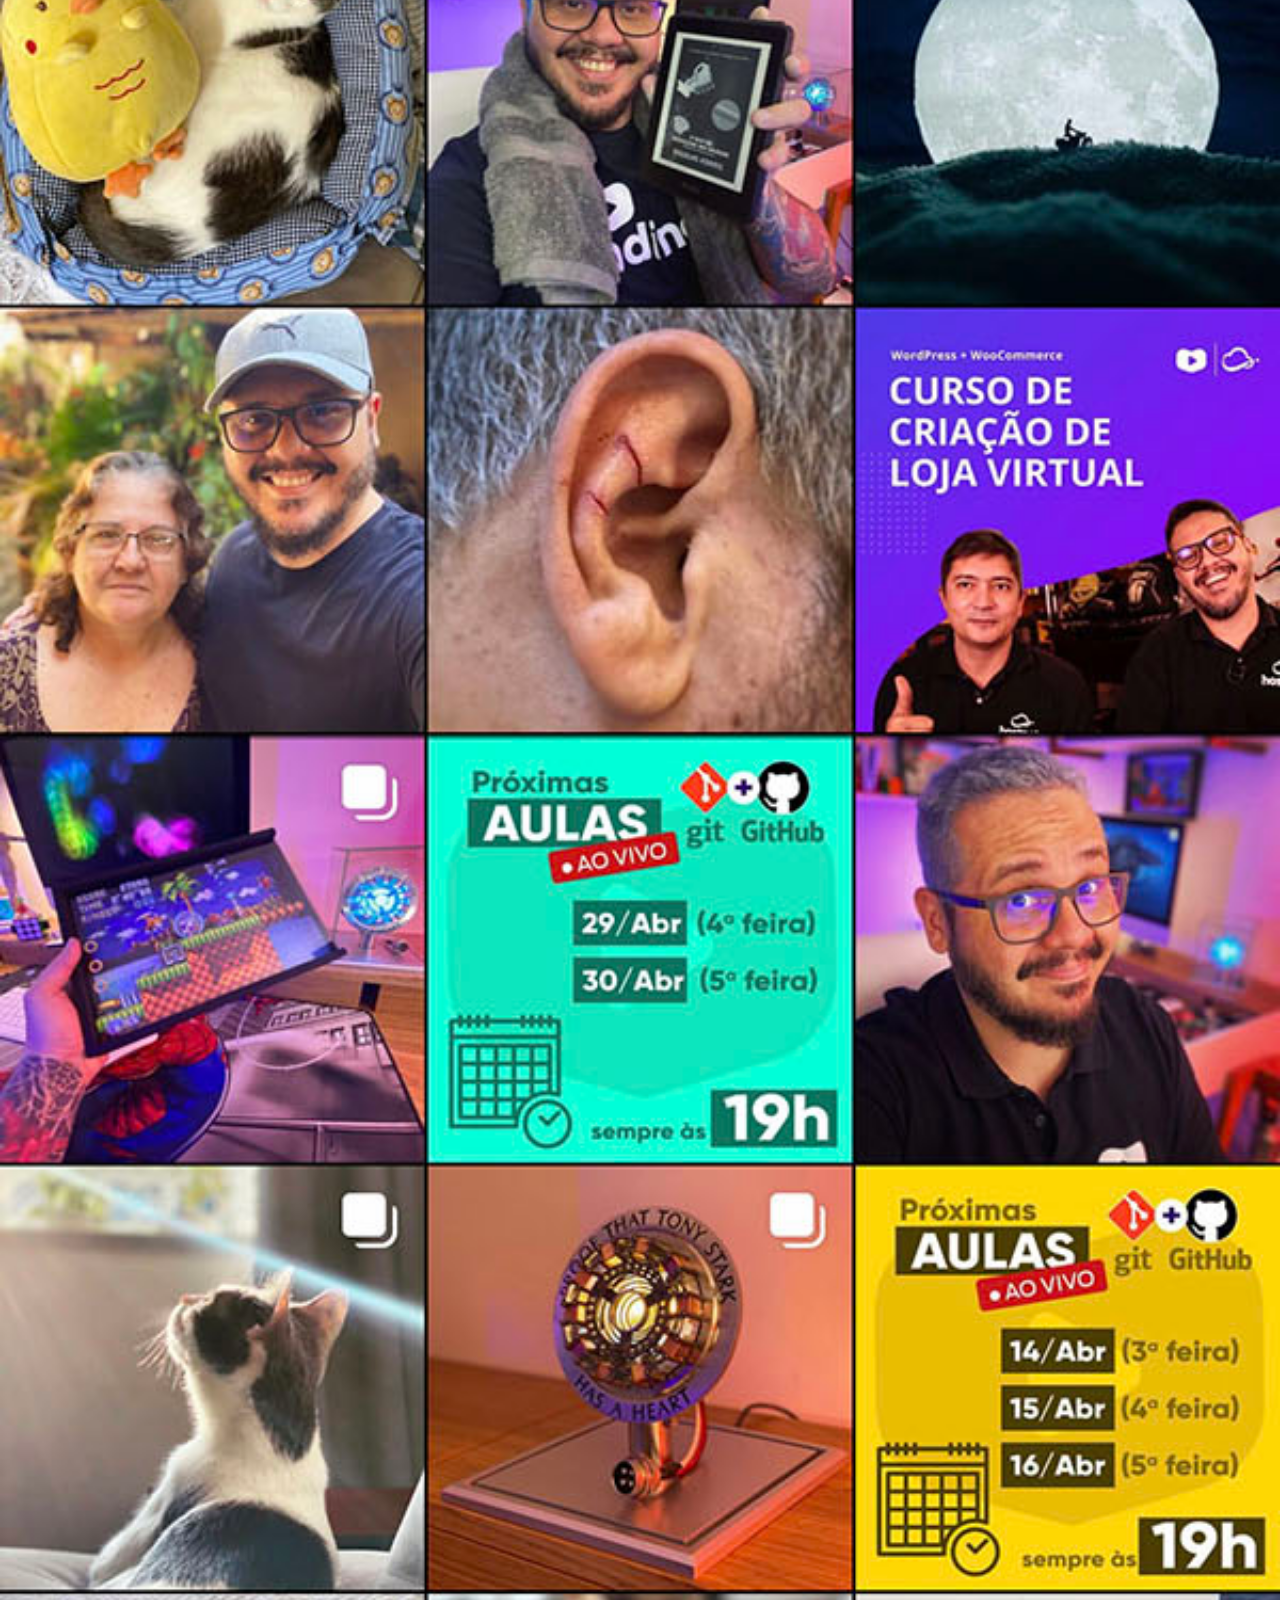
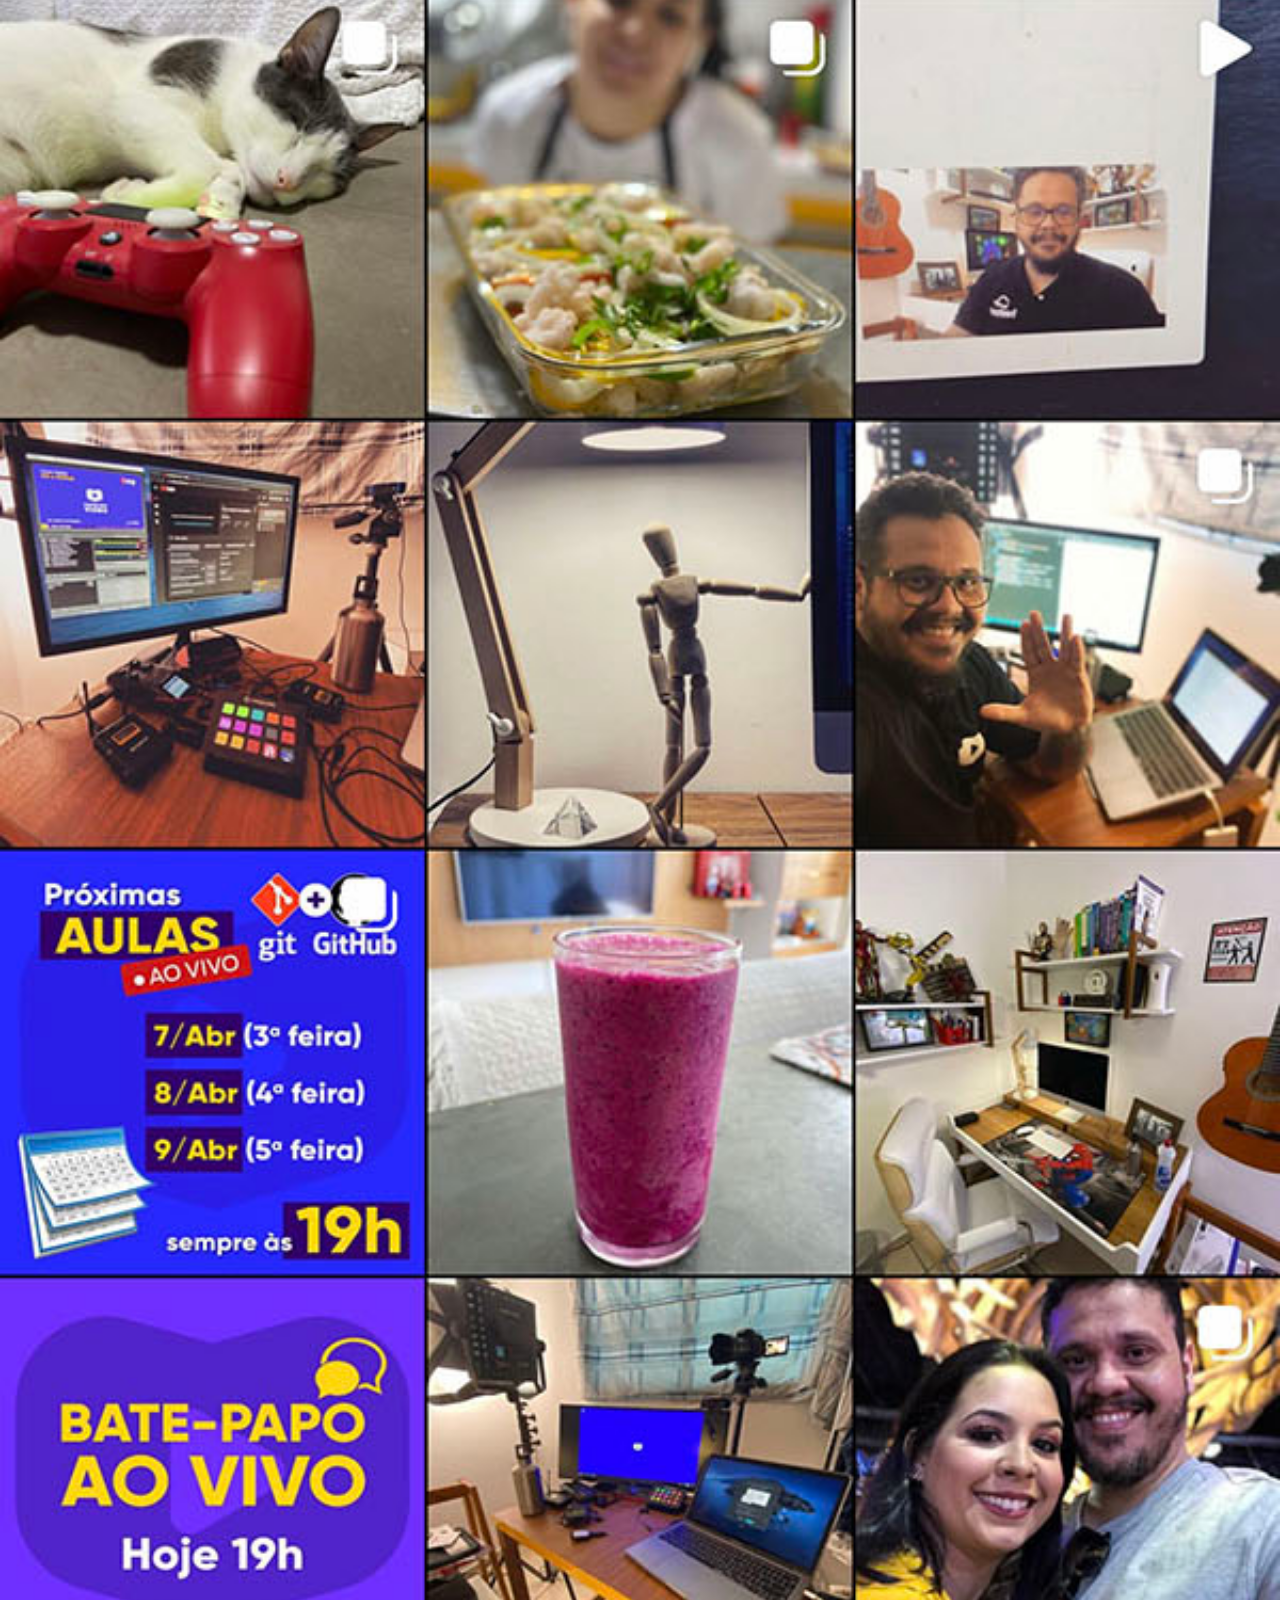
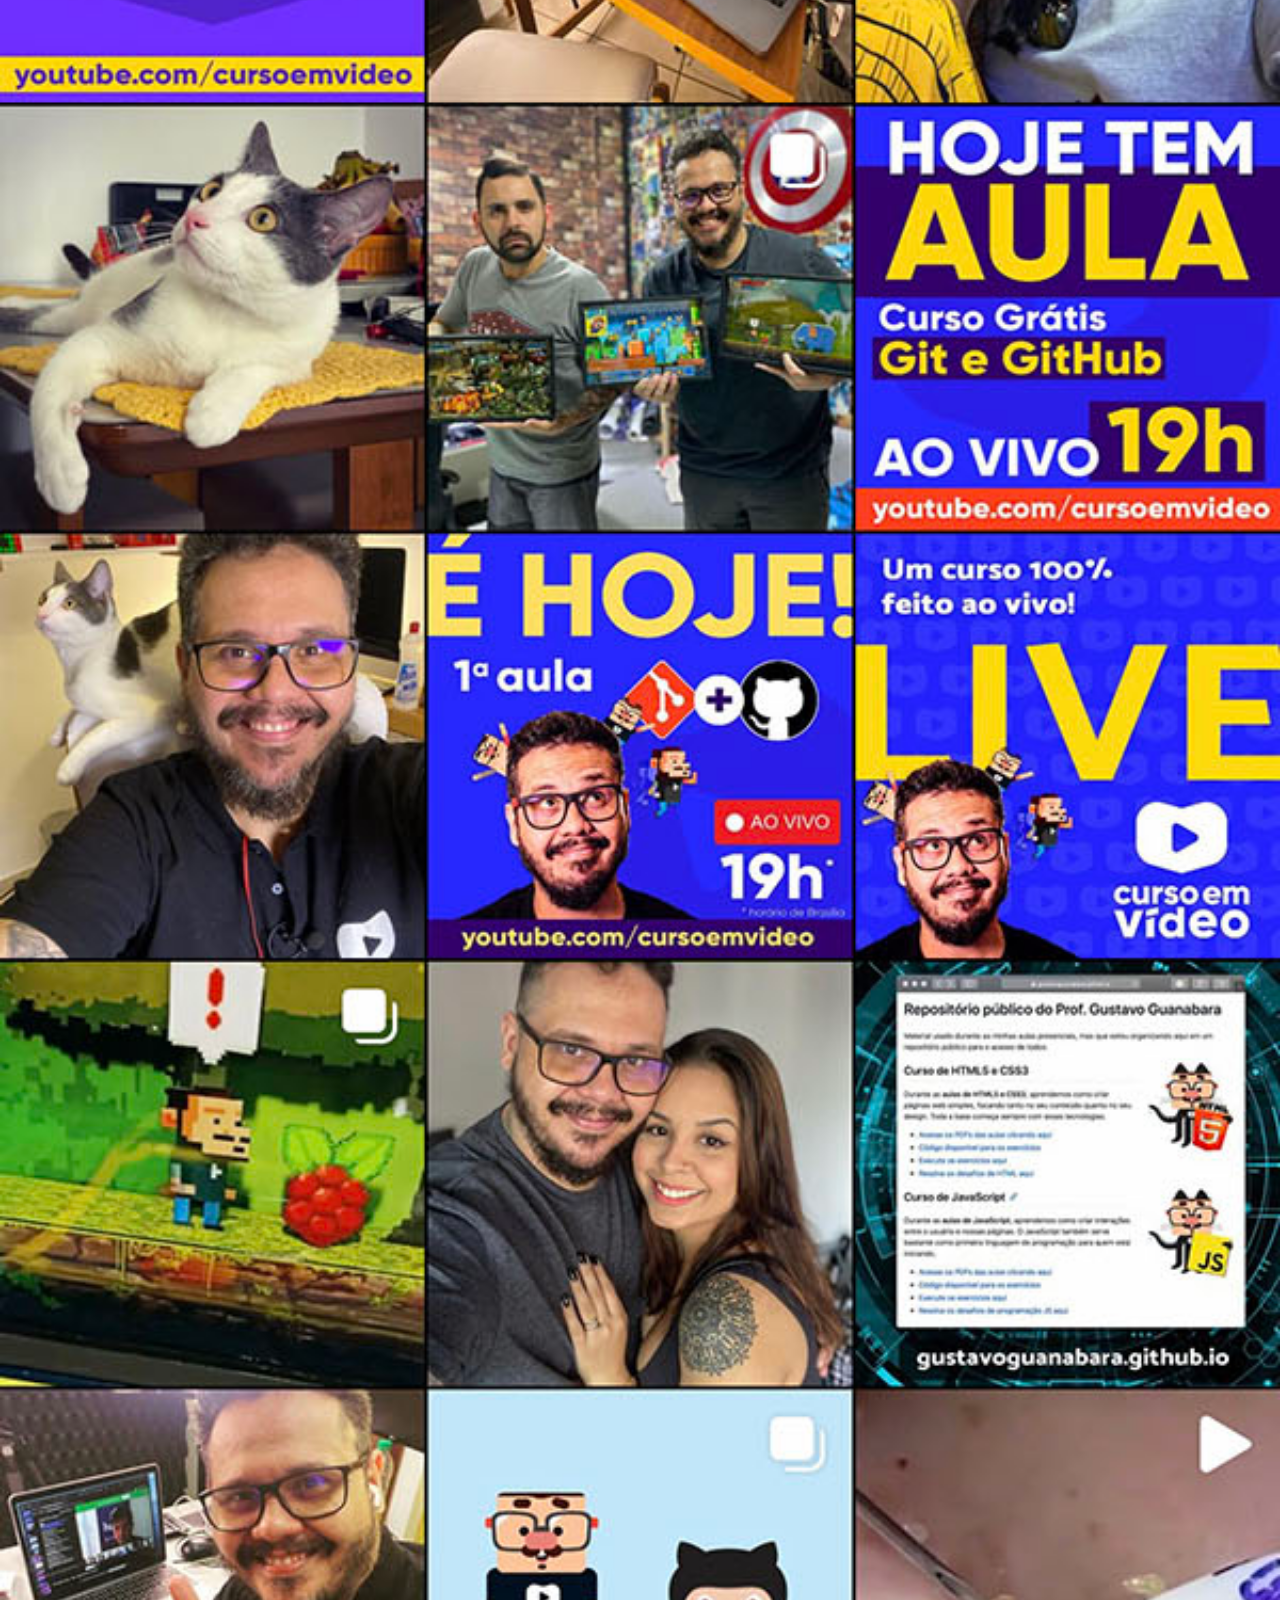
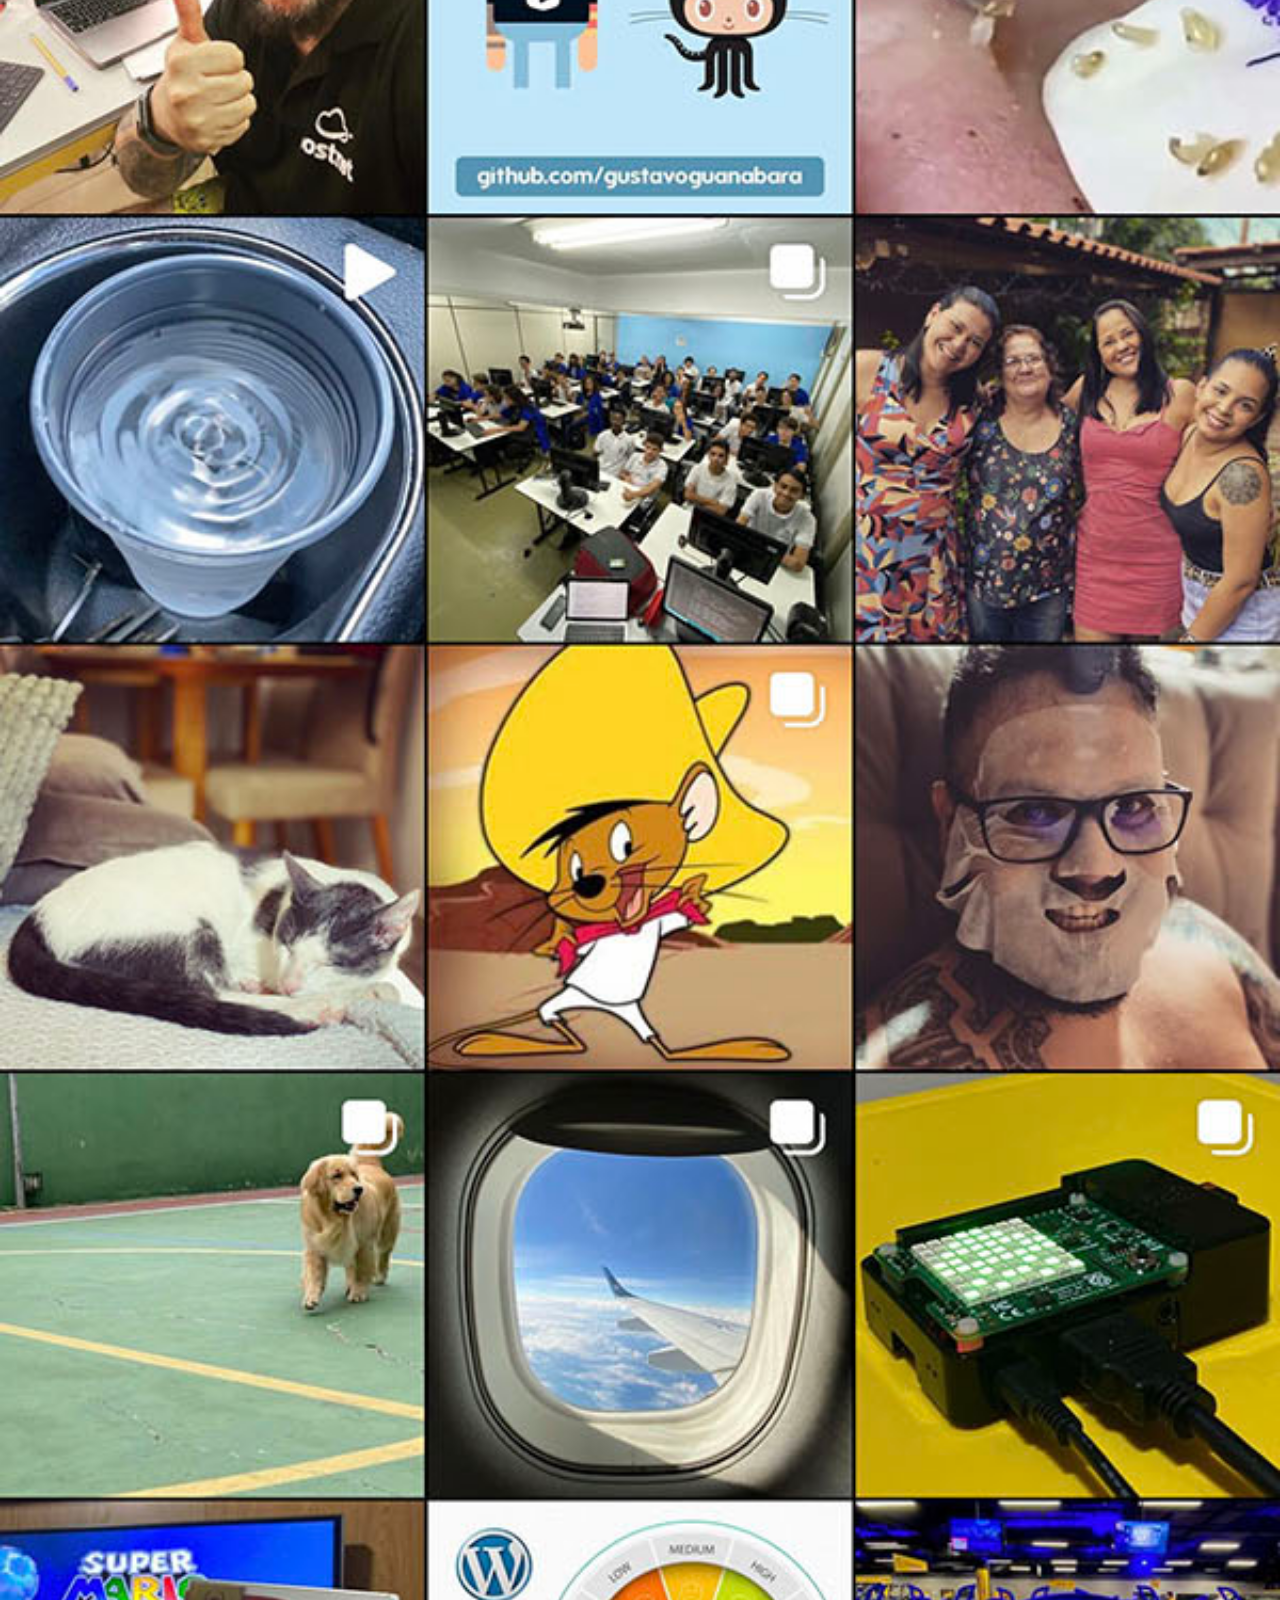
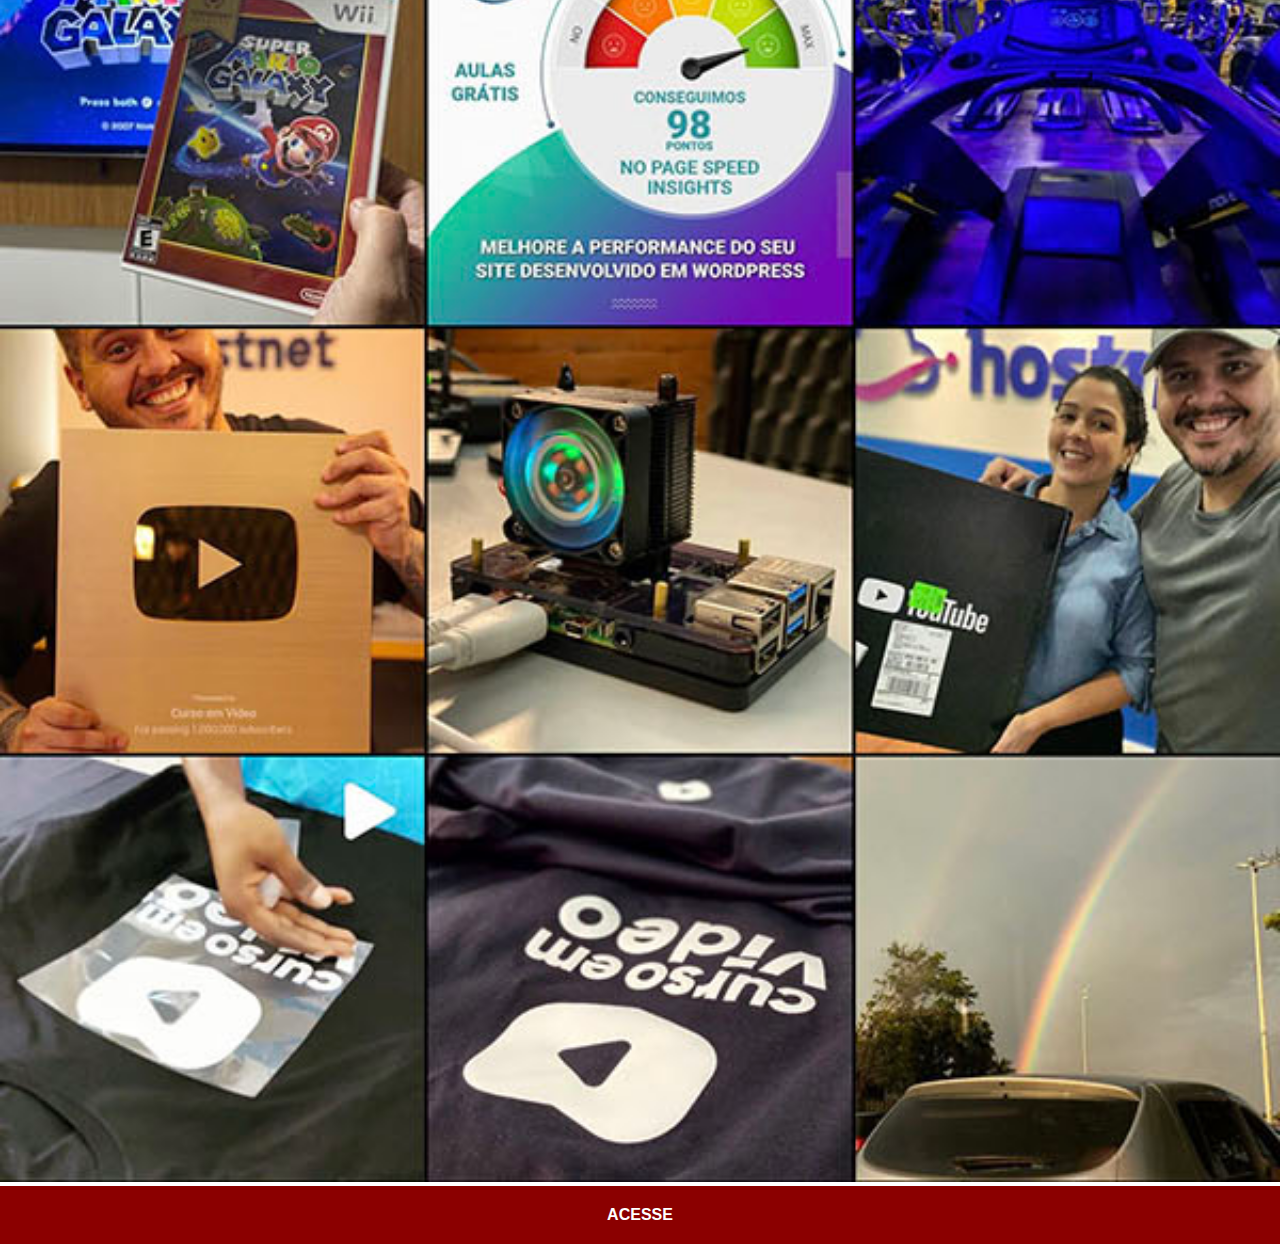
<file: Instagram.html>
<!DOCTYPE html>
<html lang="en">
<head>
    <meta charset="UTF-8">
    <meta name="viewport" content="width=device-width, initial-scale=1.0">
    <title>Instagram</title>
    <link rel="stylesheet" href="estilos/social.css">
</head>
<body>
    <img src="imagens/tela-instagram.jpg" alt="">
    <a href="https://www.instagram.com/gustavoguanabara/">ACESSE</a>
</body>
</html>
</file>
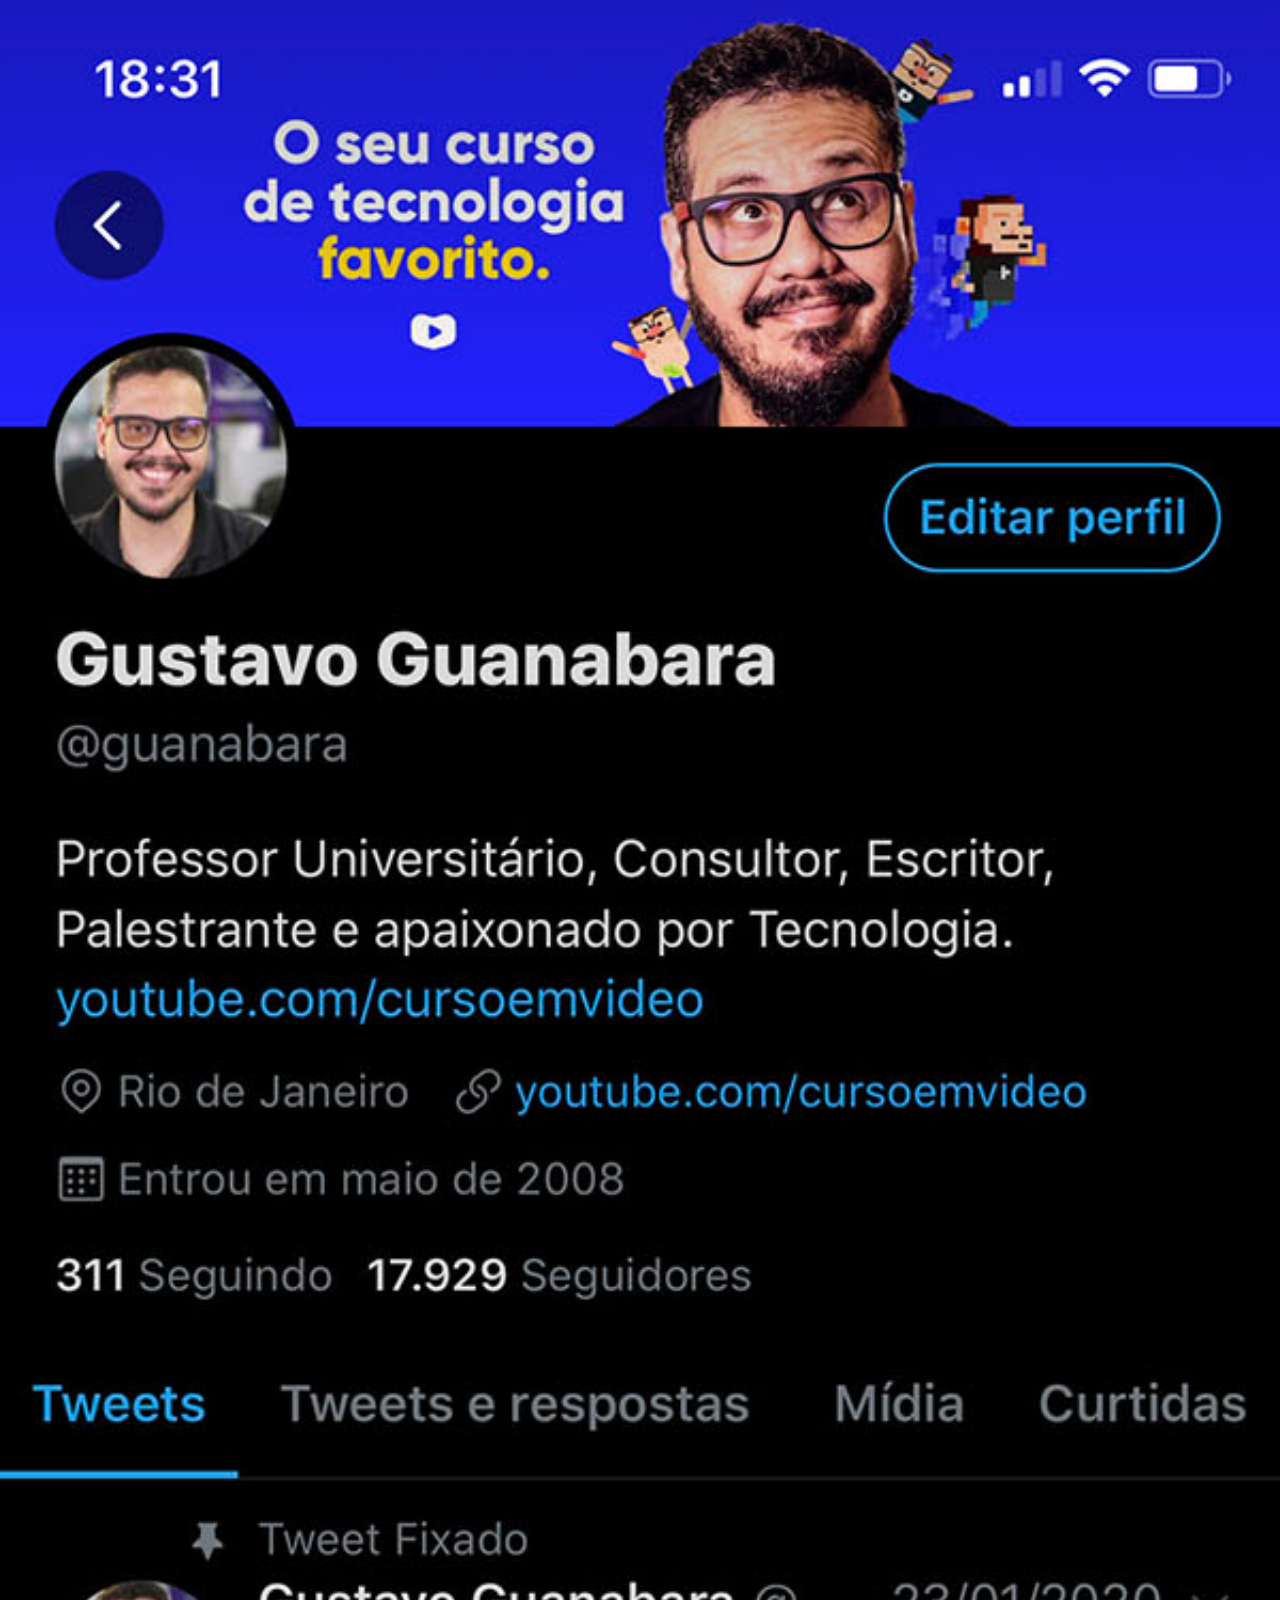
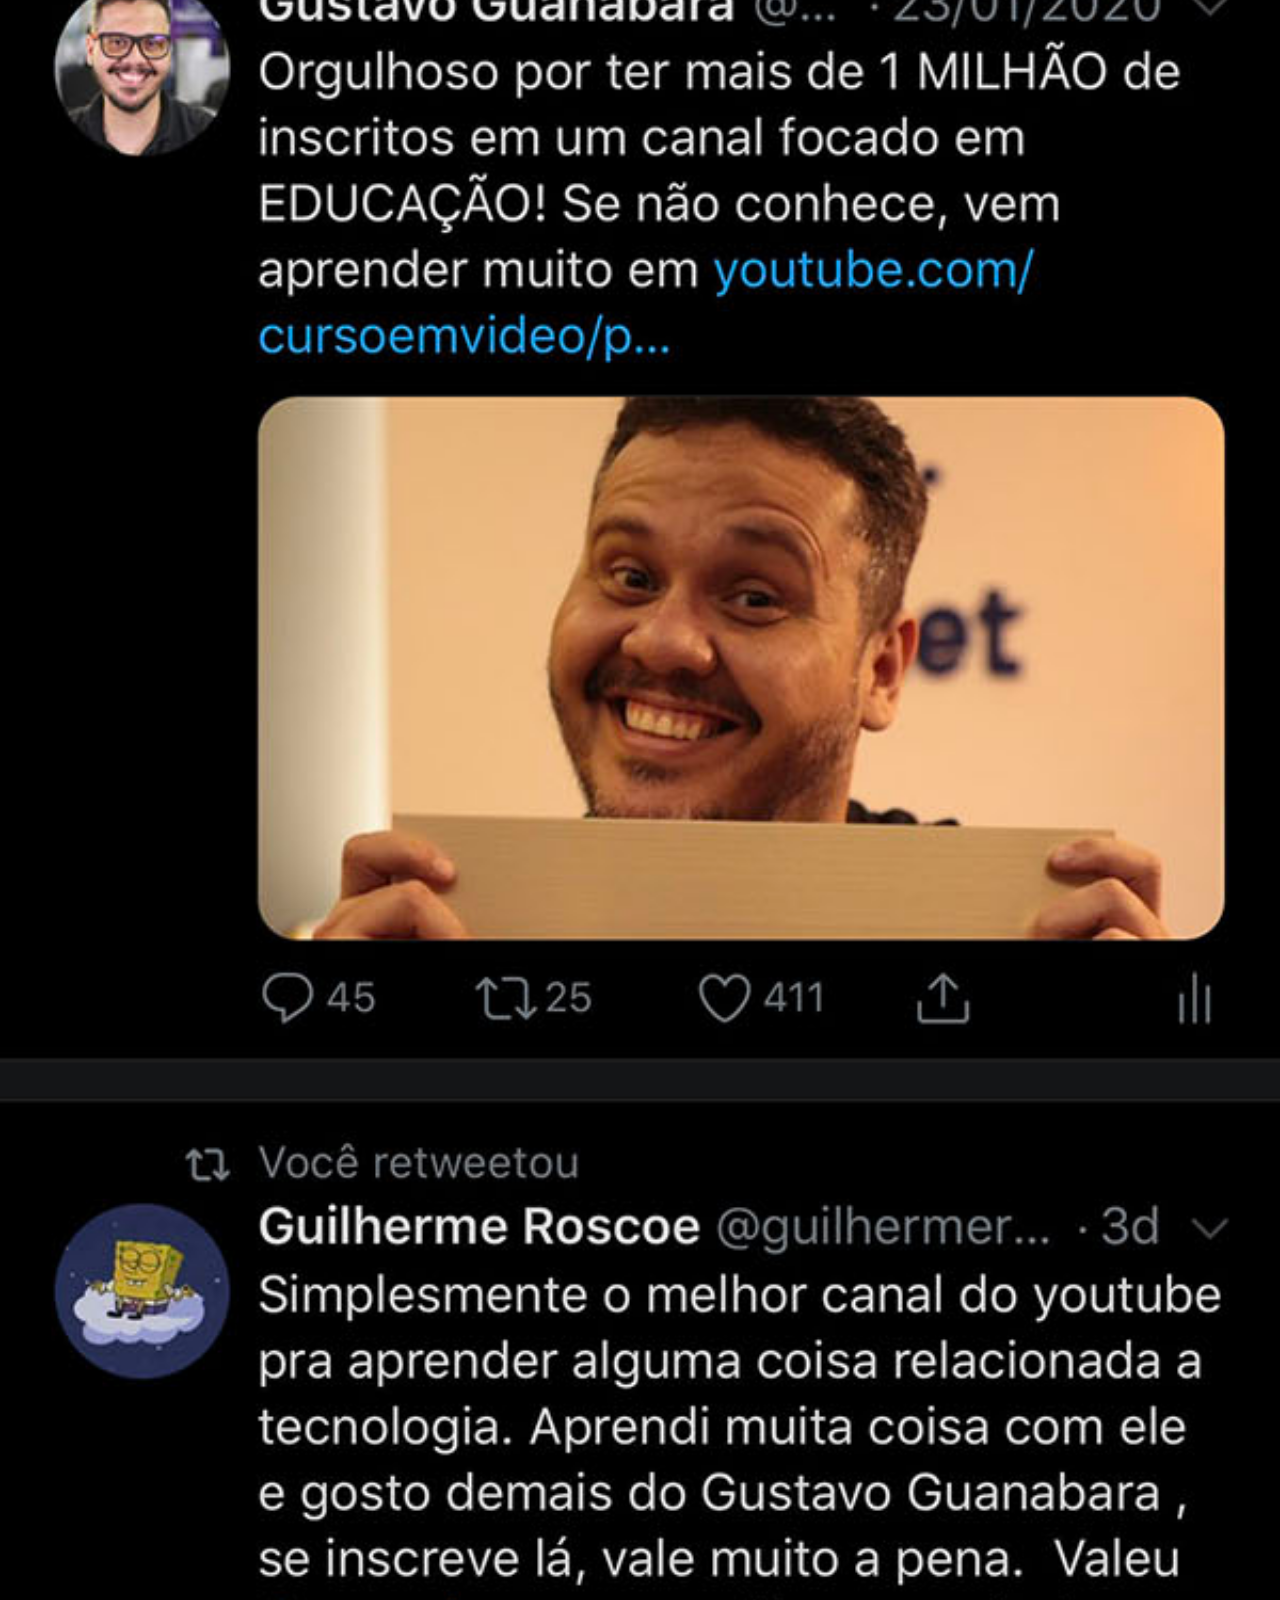
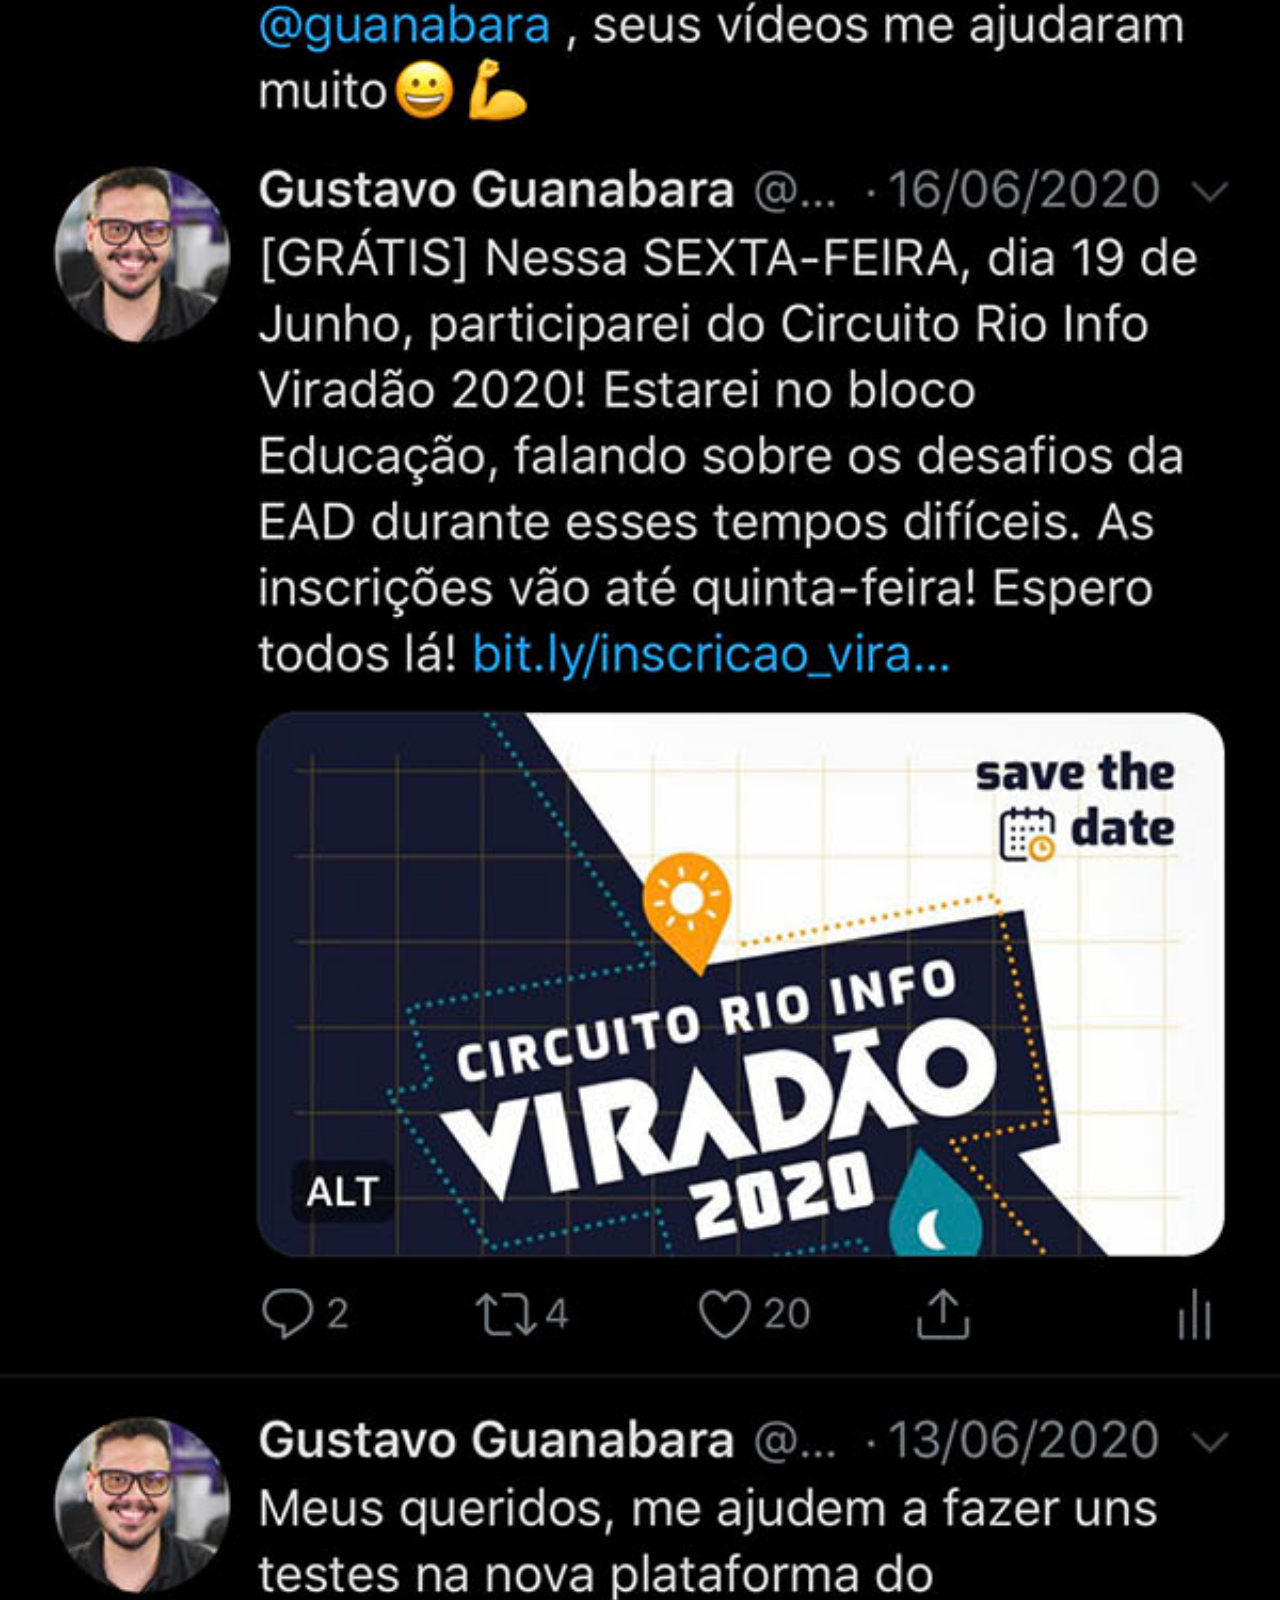
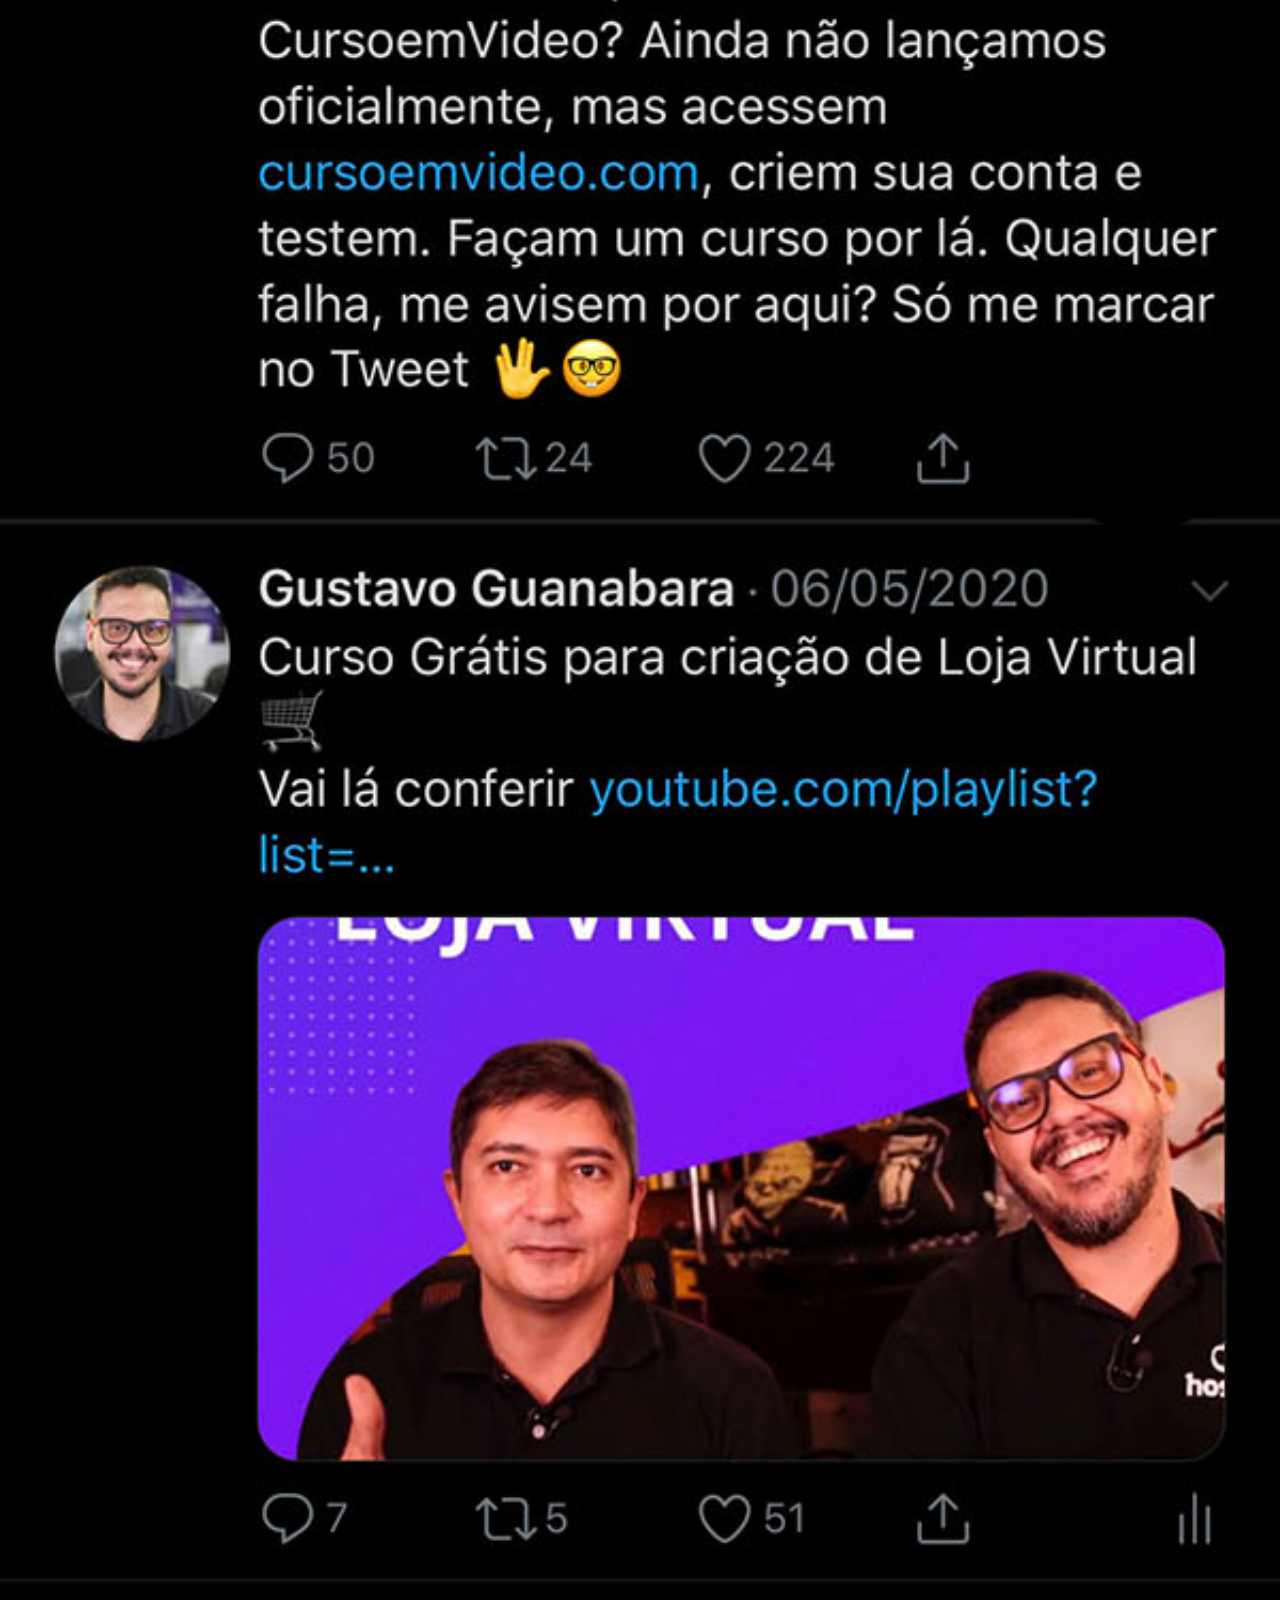
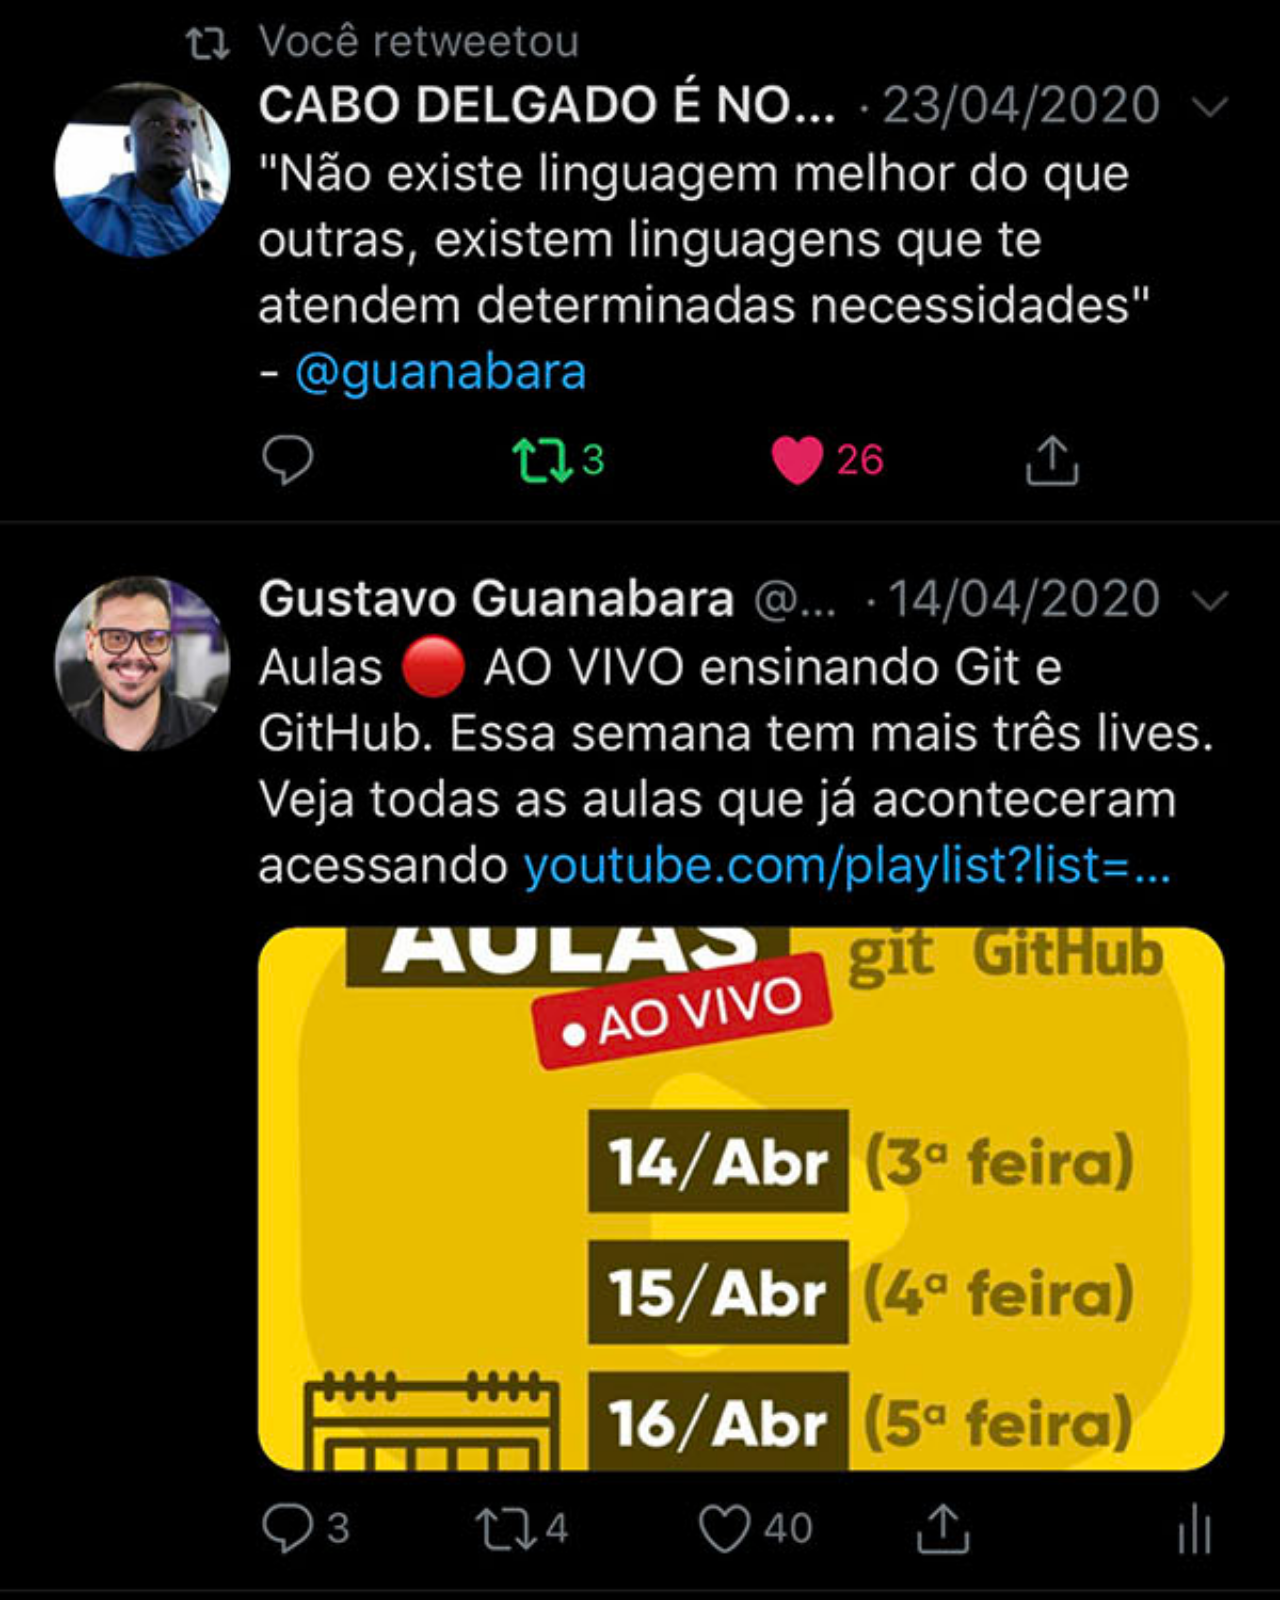
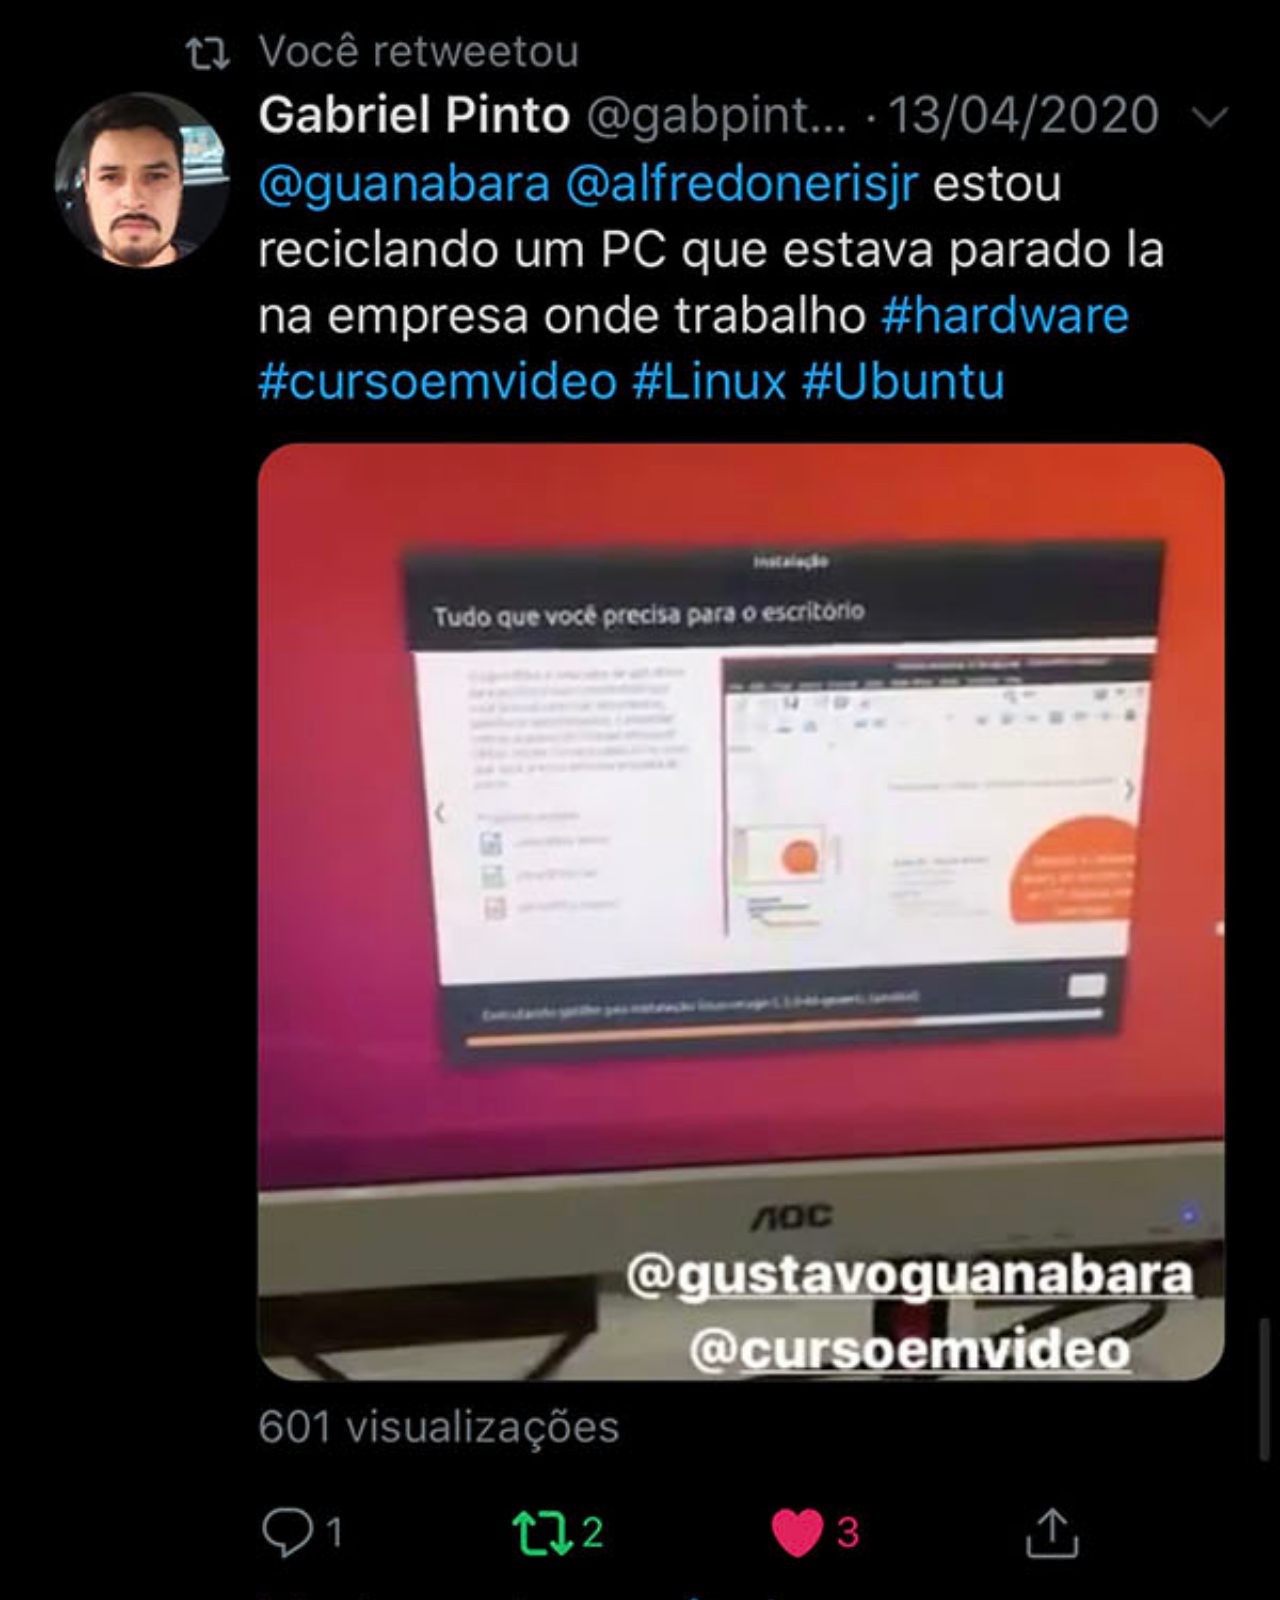
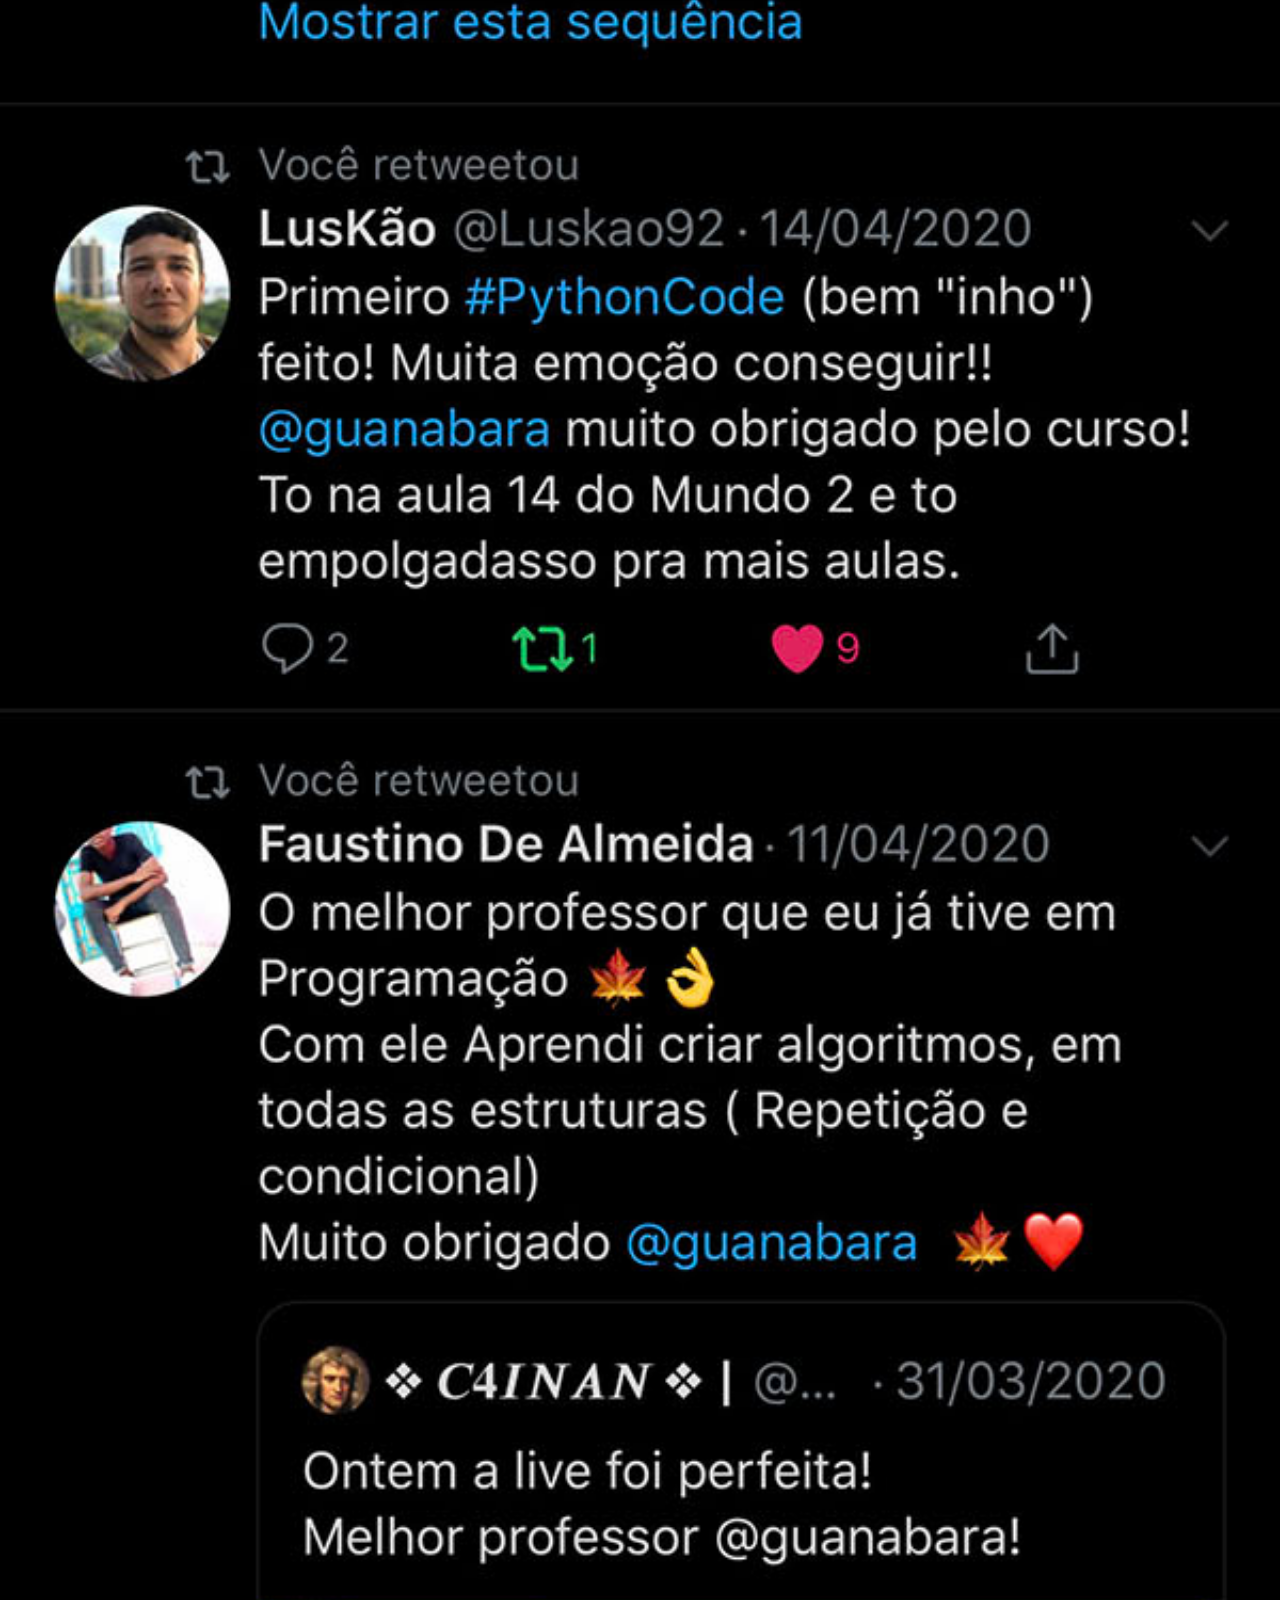
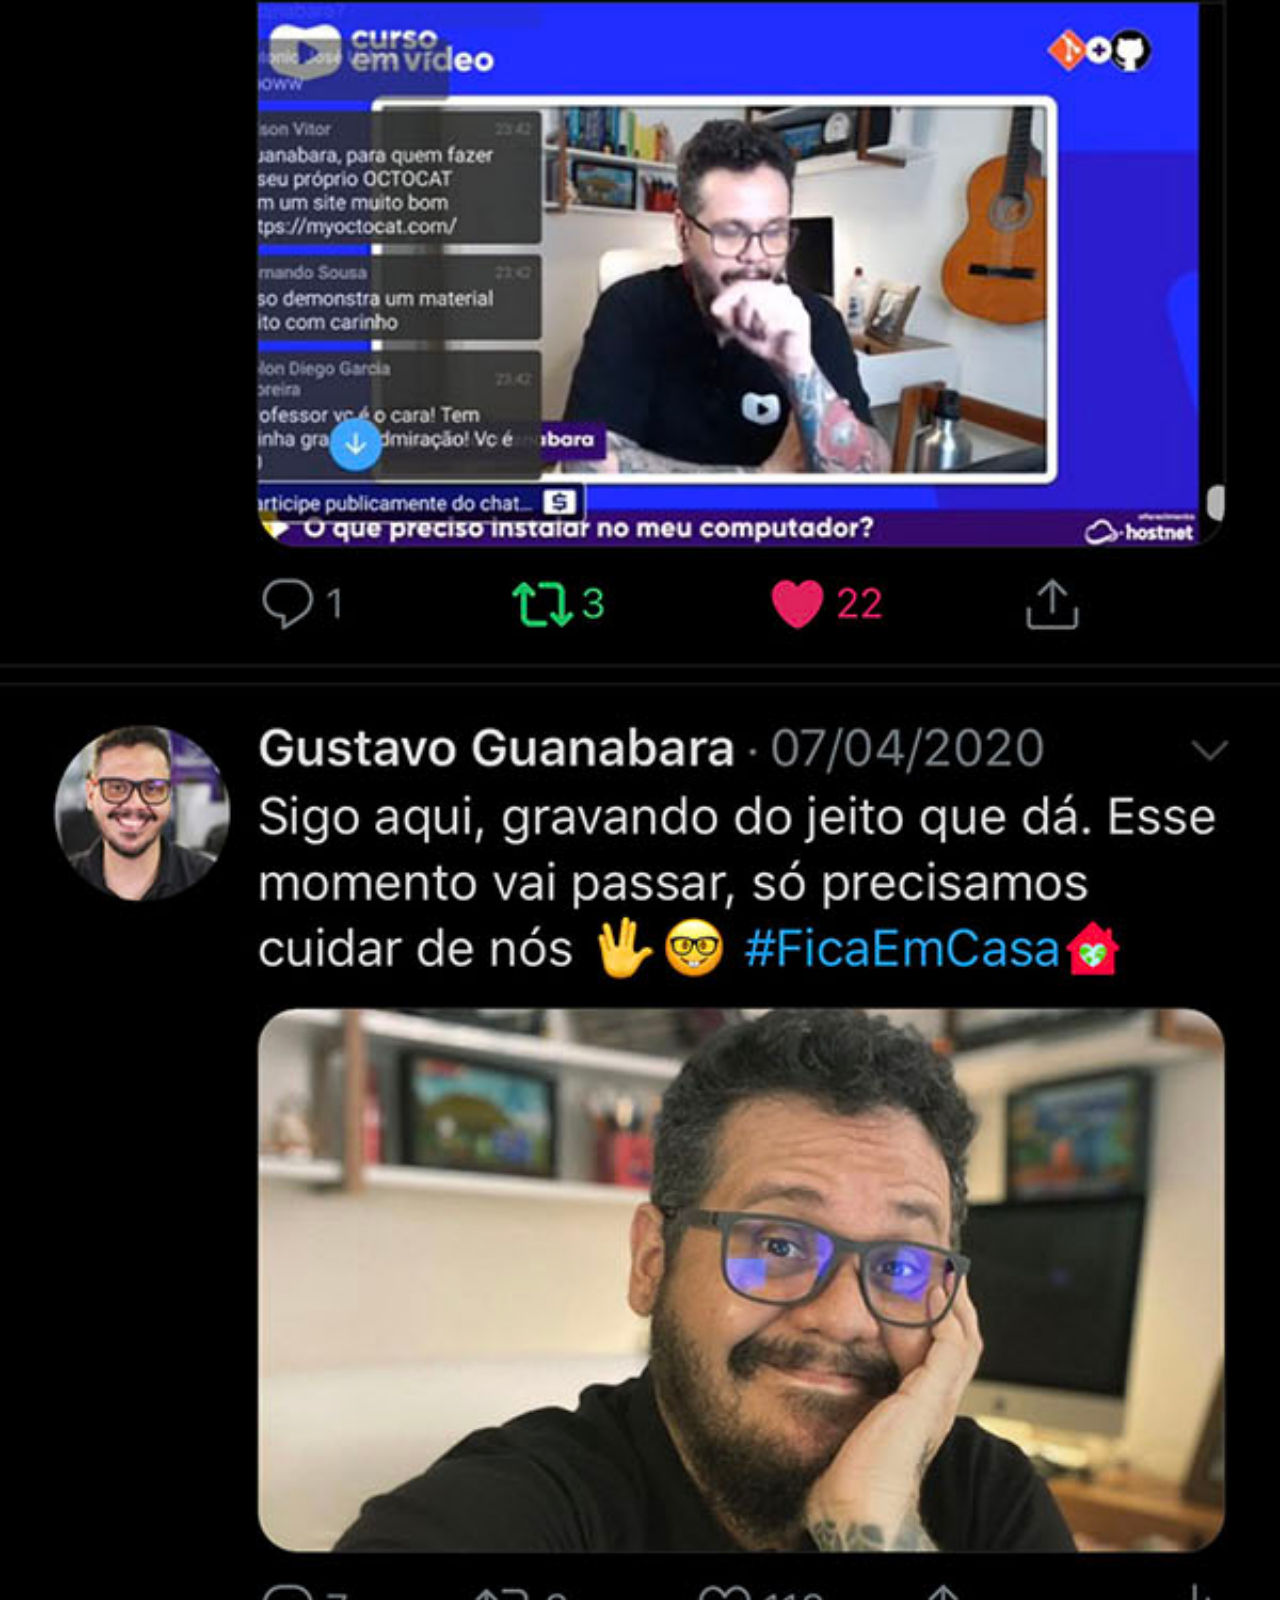
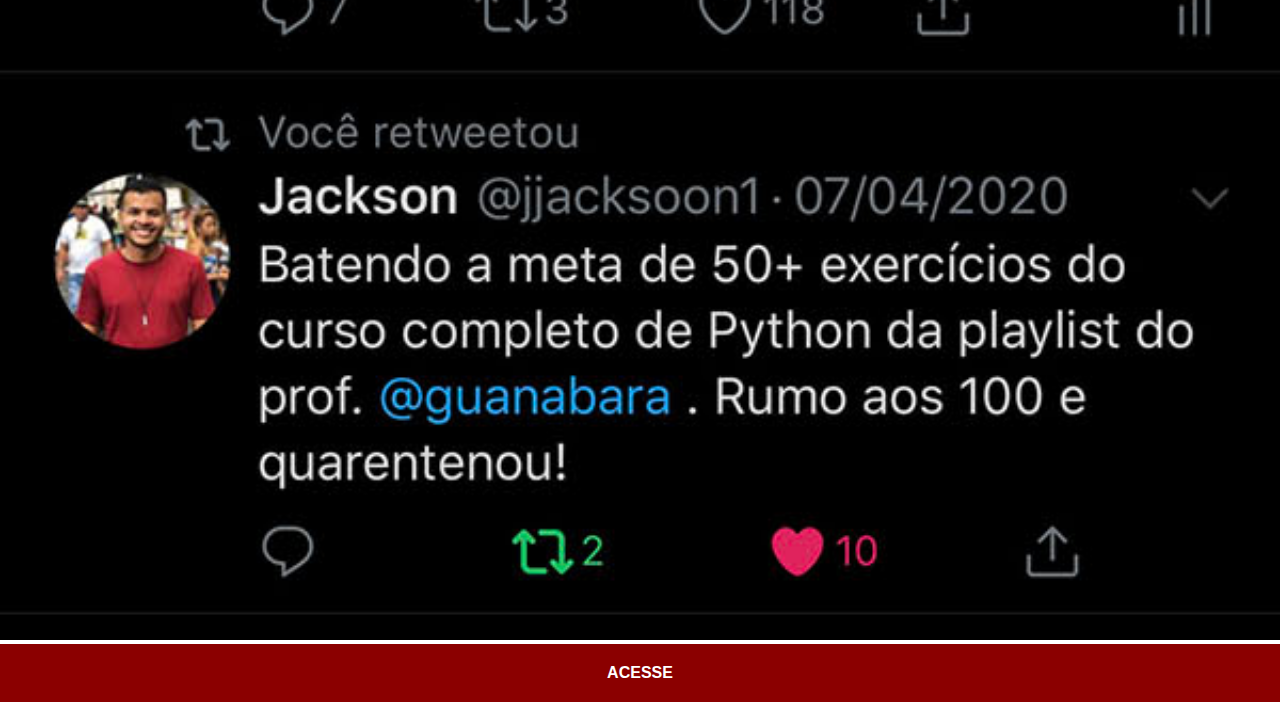
<file: twitter.html>
<!DOCTYPE html>
<html lang="pt-br">
<head>
    <meta charset="UTF-8">
    <meta name="viewport" content="width=device-width, initial-scale=1.0">
    <title>twitter</title>
    <link rel="stylesheet" href="estilos/social.css">
</head>
<body>
    <img src="imagens/tela-twitter.jpg" alt="">
    <a href="https://twitter.com/guanabara">ACESSE</a>
</body>
</html>
</file>
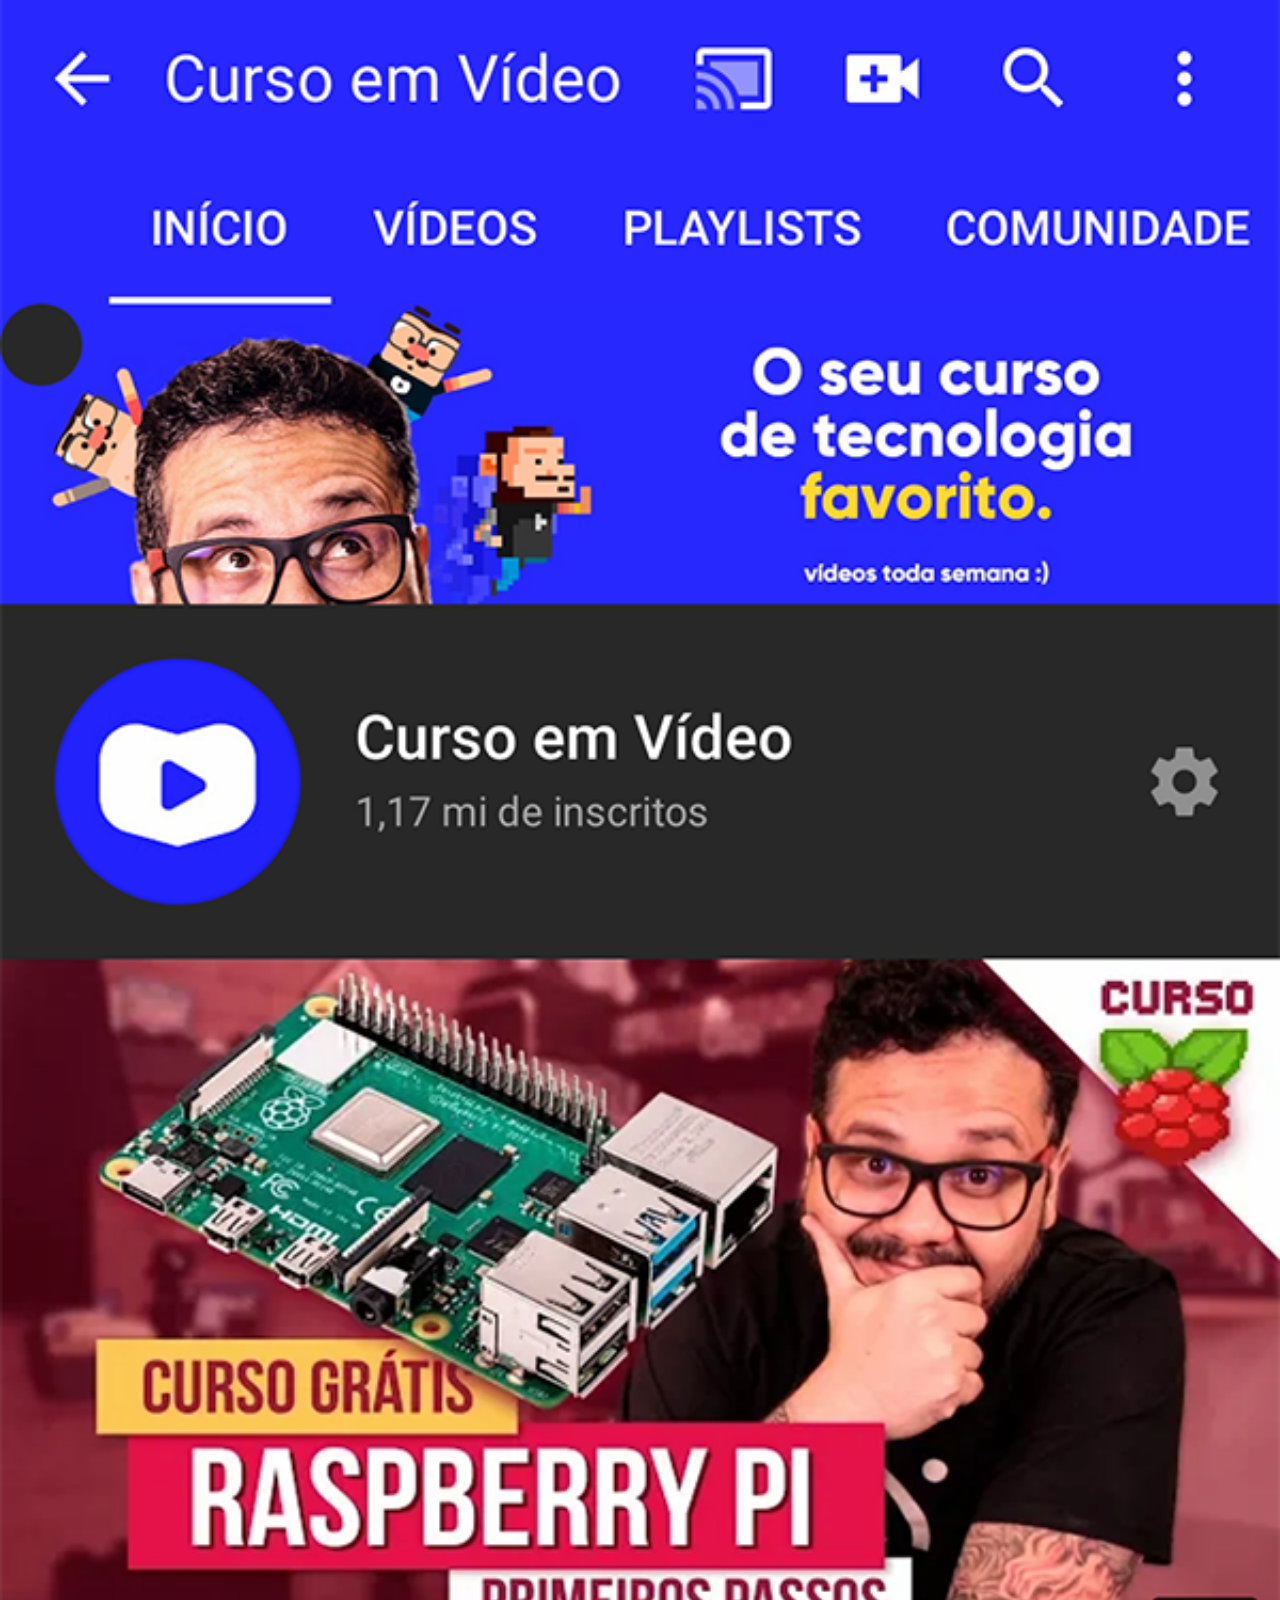
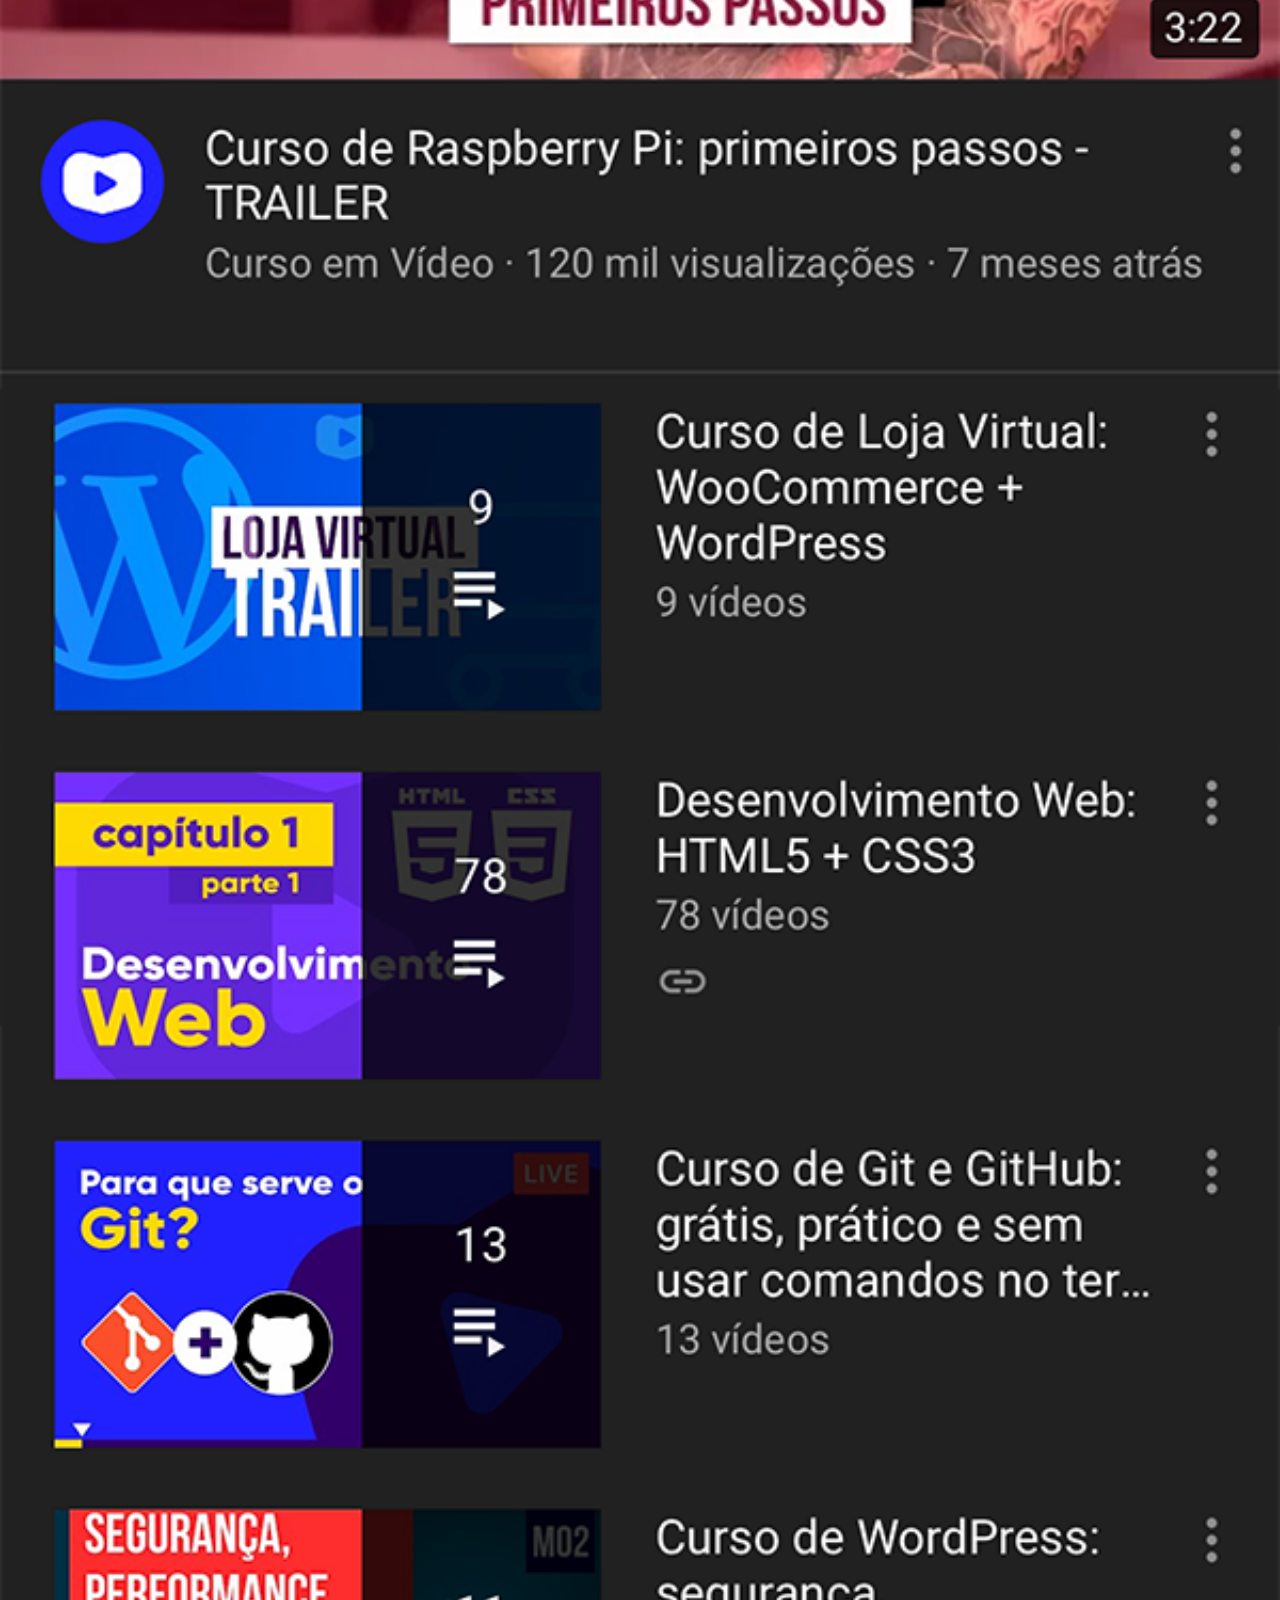
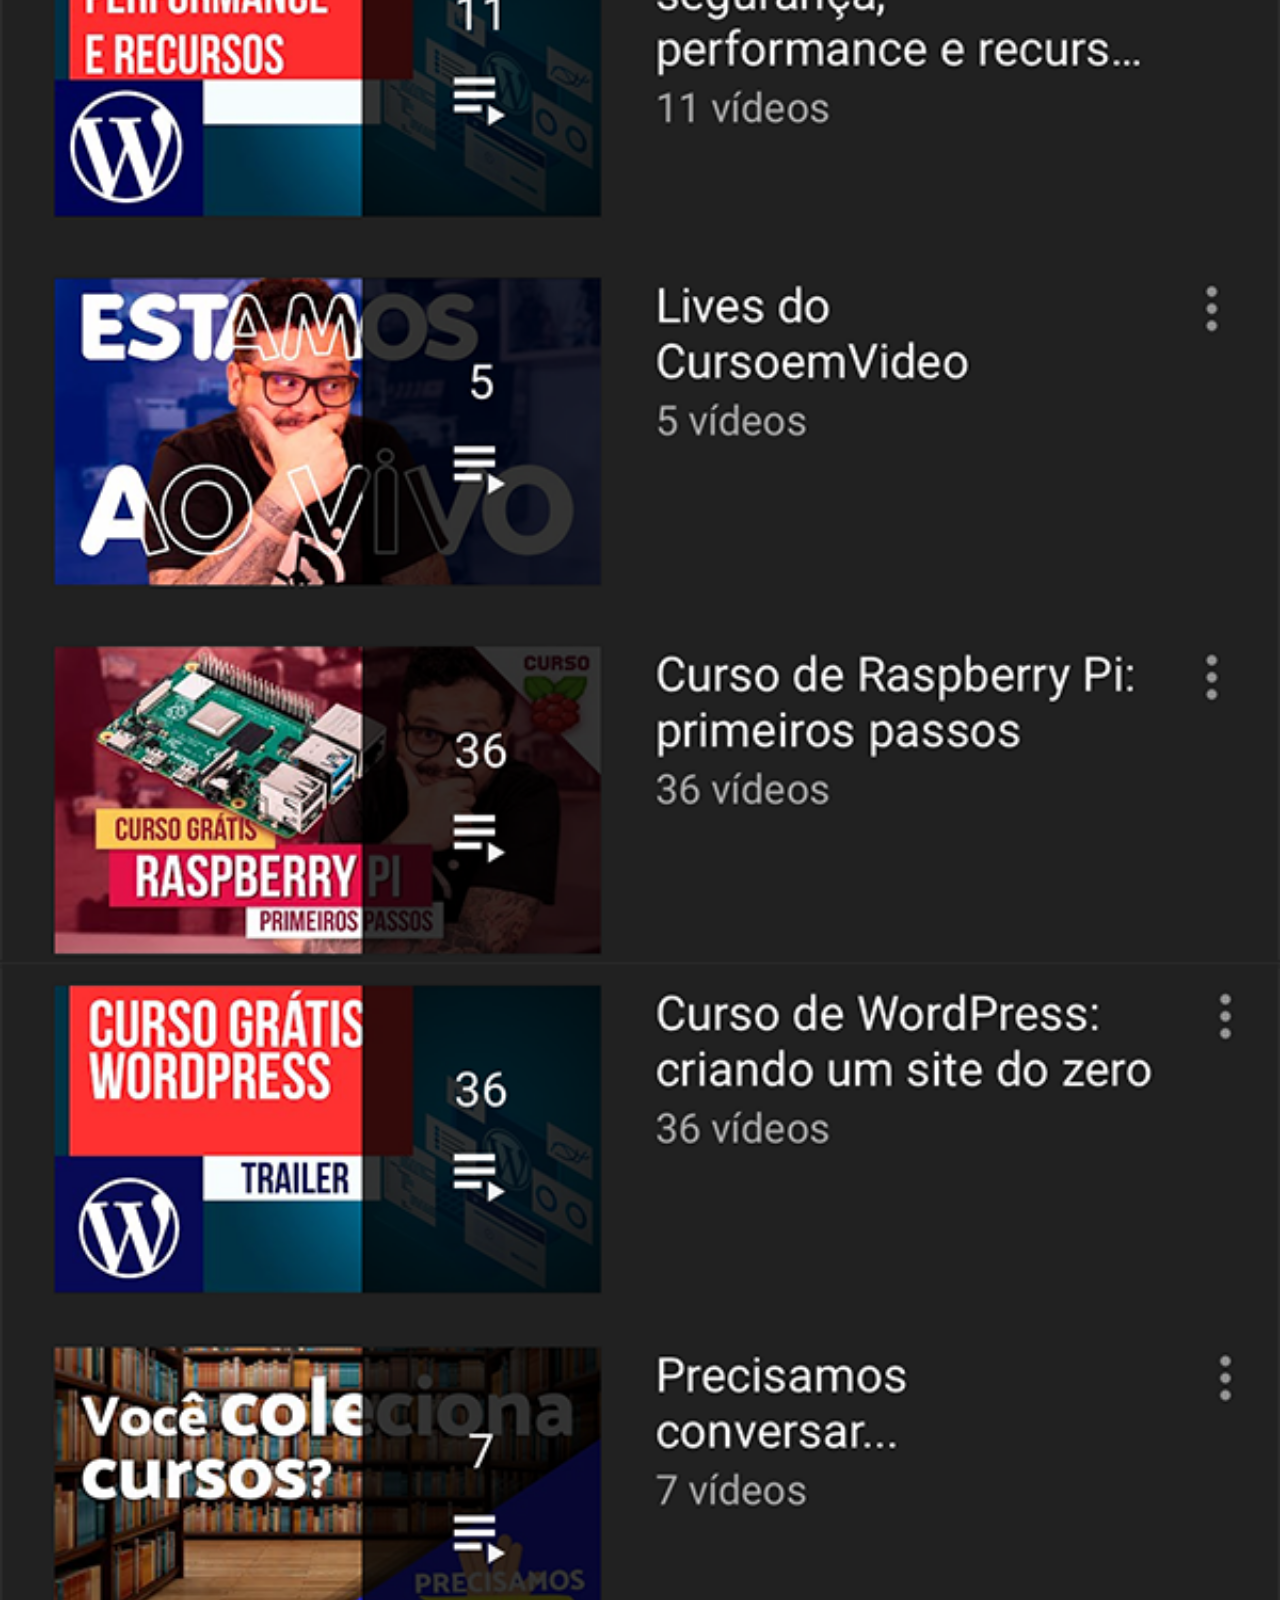
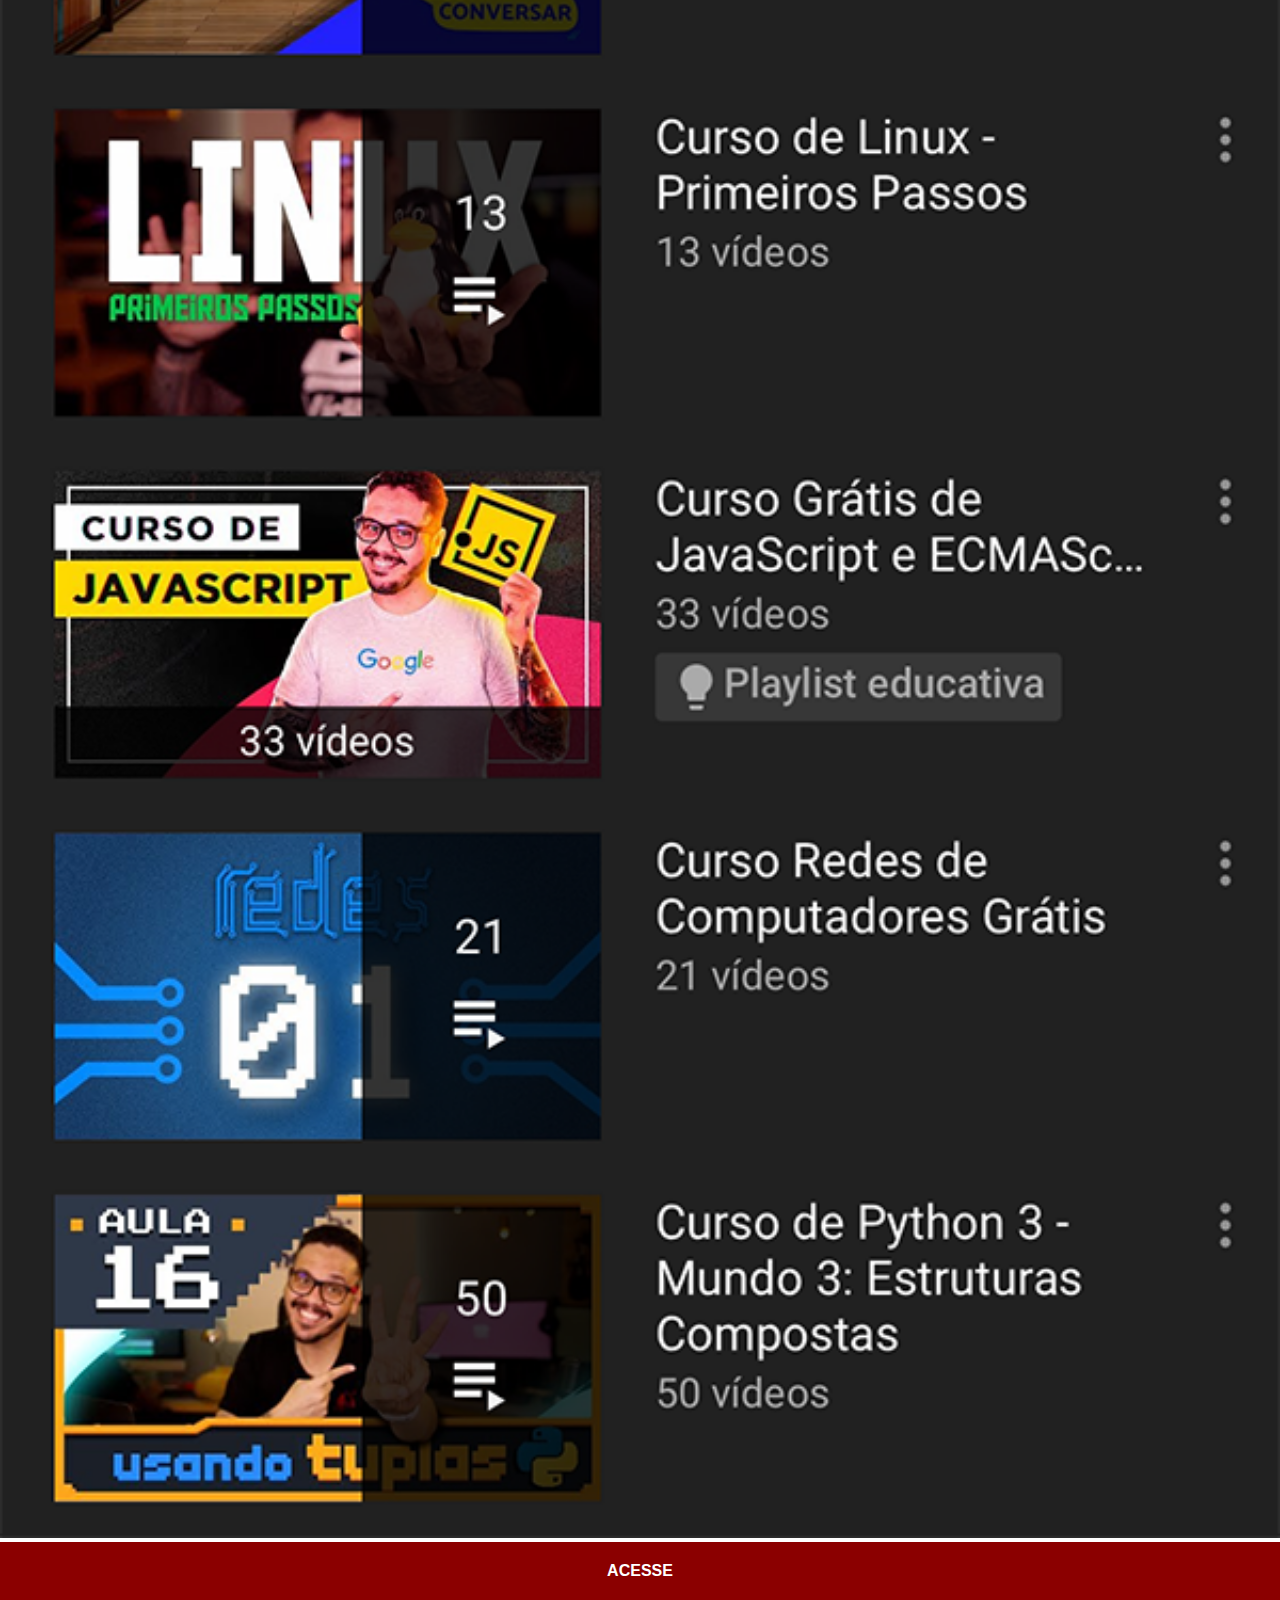
<file: youtube.html>
<!DOCTYPE html>
<html lang="en">
<head>
    <meta charset="UTF-8">
    <meta name="viewport" content="width=device-width, initial-scale=1.0">
    <title>YouTube</title>
    <link rel="stylesheet" href="estilos/social.css">
</head>
<body>
    <img src="imagens/tela-youtube.png" alt="">
    <a href="https://www.youtube.com/@CursoemVideo/playlists" target="_blank">ACESSE</a>
</body>
</html>
</file>
<file: estilos/style.css>
@charset "UTF-8";

*{
    margin: 0px;
    padding: 0px;
    font-family: Arial, Helvetica, sans-serif;
}

html, body{
    height: 100vh;
    width: 100vw;
    background-color: black;
}

body{
    background: url(../imagens/fundo-madeira.jpg)no-repeat top center;
    background-size: cover;
    background-attachment: fixed;
}

main{
    position: relative;
    height: 100vh;
  
}

section#telefone{
    position: absolute;
    top: 50%;
    left: 50%;
    transform: translate(-50%, -50%);

    height: 627px;
    width: 311px;
    
    background:url('../imagens/frame-iphone.png')no-repeat;
}

iframe#tela{
    position: relative;
    top: 80px;
    left: 22px;
    width: 266px;
    height: 471px;
}

section#redes-sociais{
    text-align: right;
}

section#redes-sociais img{
    width: 50px;
    margin: 10px;
    border-radius: 50%;
    box-shadow: 2px 2px 5px rgba(0, 0, 0, 0.400);
    box-sizing: border-box;
}

section#redes-sociais img:hover{
    border: 2px solid rgba(255, 255, 255, 0.491);
    transform: translate(-3px, -3px);
    box-shadow: 5px 5px 10px rgba(0, 0, 0, 0.600);
    transition: transform .5s;
}
</file>
<file: estilos/social.css>
@charset "UTF-8";


*{
    margin: 0px;
    padding: 0px;
    font-family: Arial, Helvetica, sans-serif;
   }
   ::-webkit-scrollbar{
      width: 0px;
      height: 0px;
   }

   img{
         width: 100vw;
   }

   a{
     display: block;
     background-color: darkred;
     color: white;
     padding: 20px;
     text-align: center;
     font-weight: bolder;
     text-decoration: none;
   }

   a:hover{
       background-color: red;
   }
</file>
